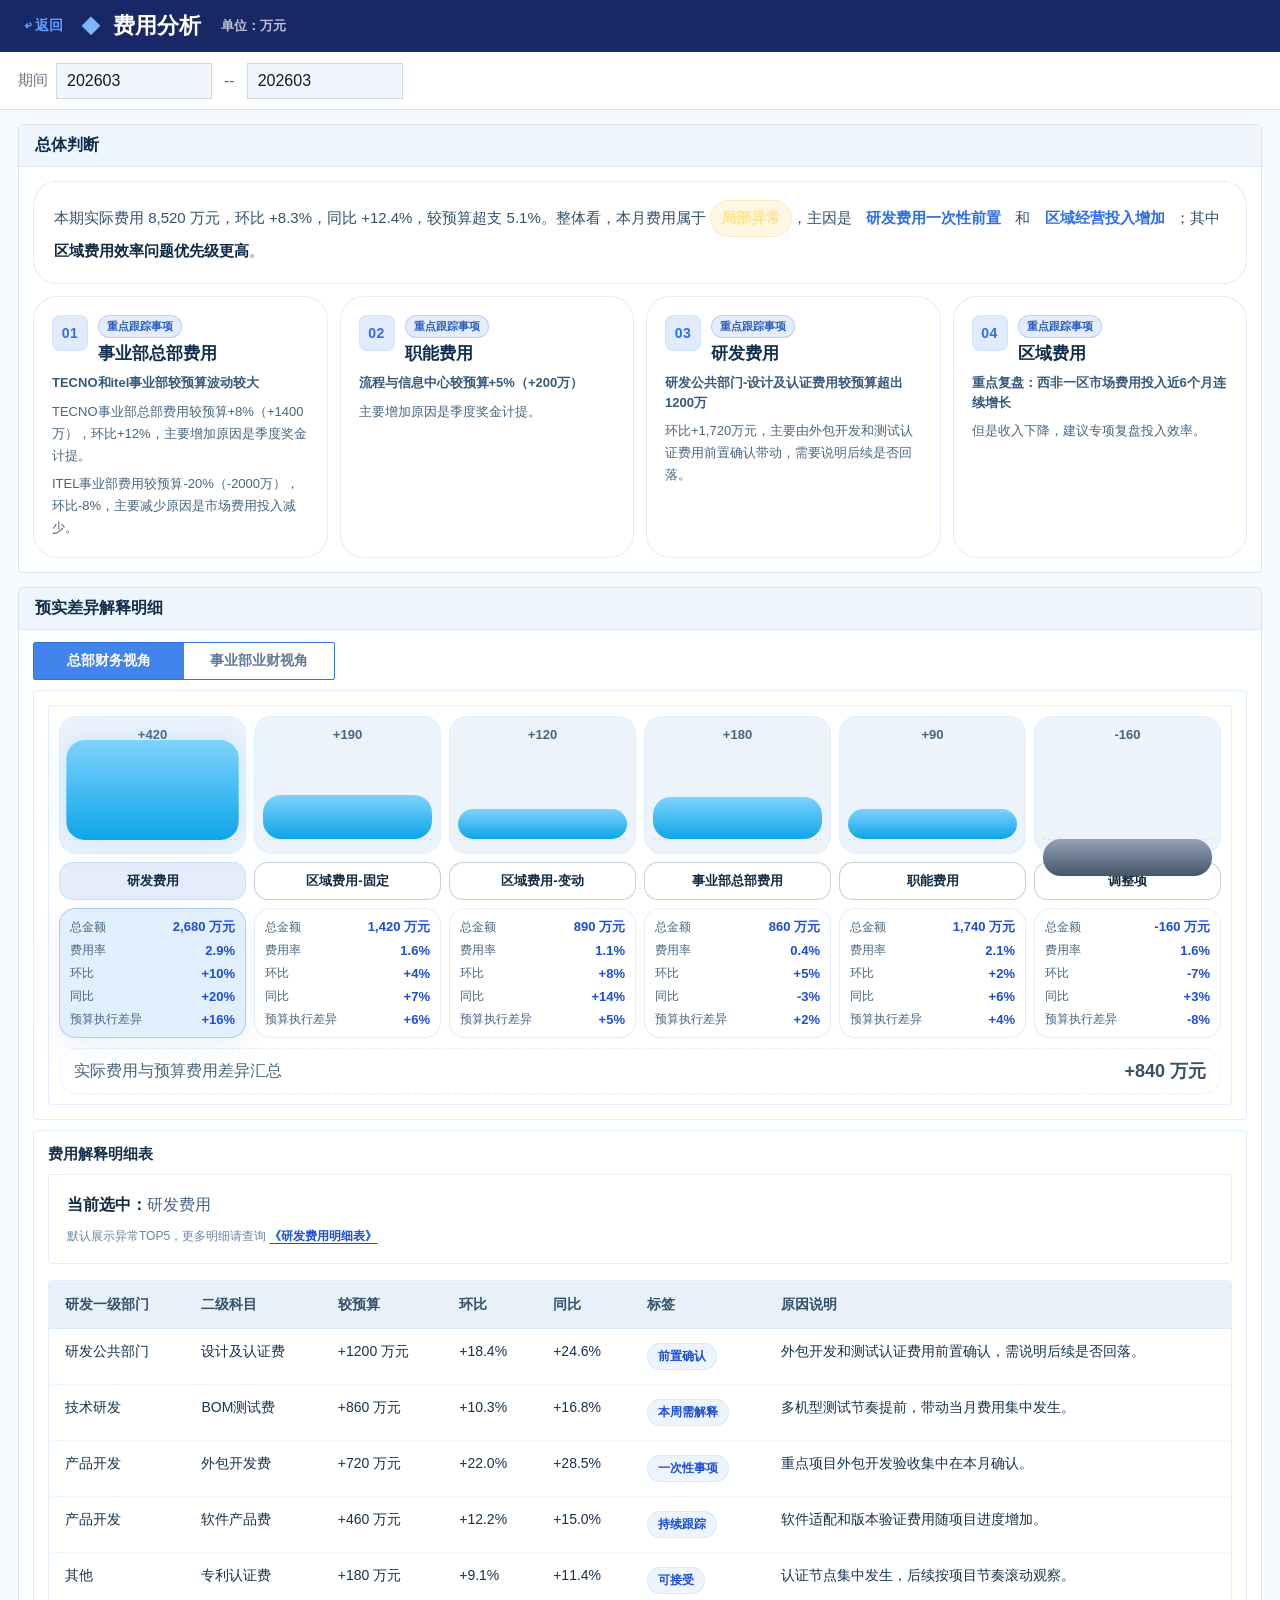
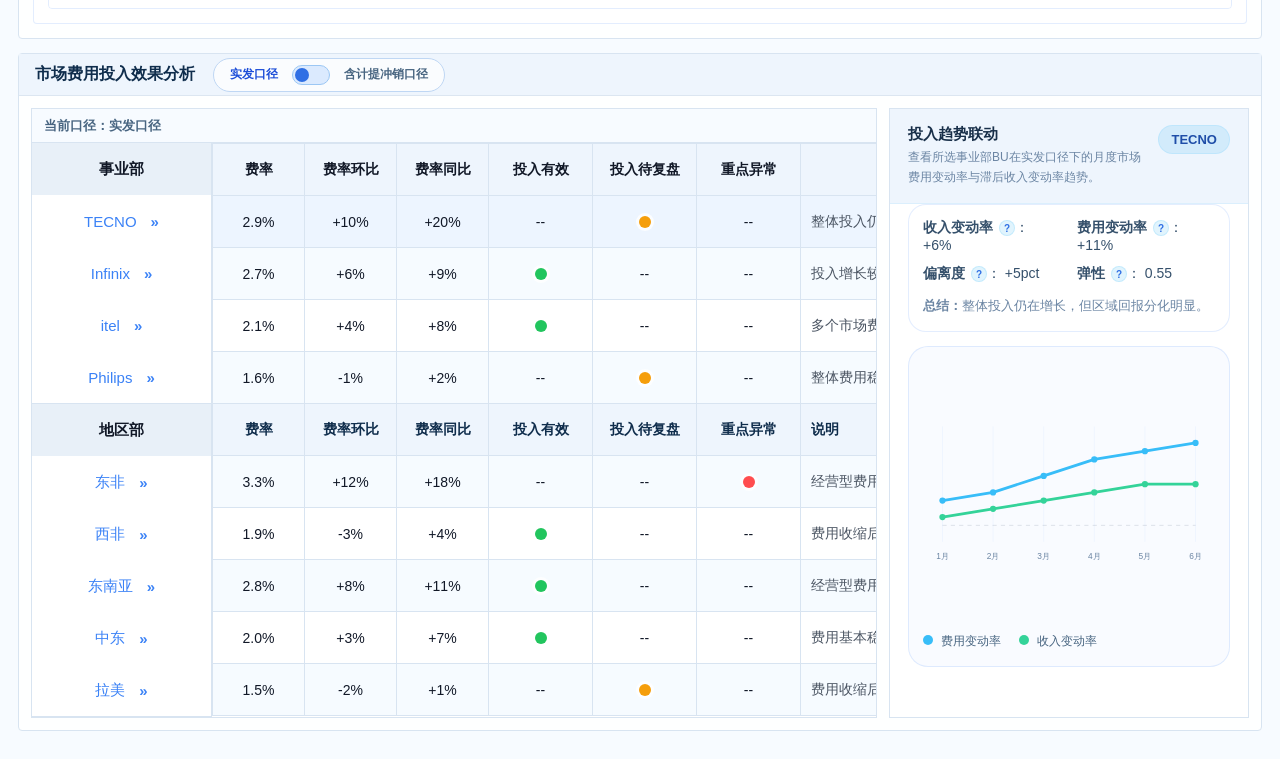
<file: index.html>
<!DOCTYPE html>
<html lang="zh-CN">
<head>
  <meta charset="UTF-8">
  <meta name="viewport" content="width=device-width, initial-scale=1.0">
  <title>费用看板</title>
  <link rel="stylesheet" href="./styles.css">
</head>
<body>
  <div id="app"></div>
  <script src="./app.js"></script>
</body>
</html>
</file>
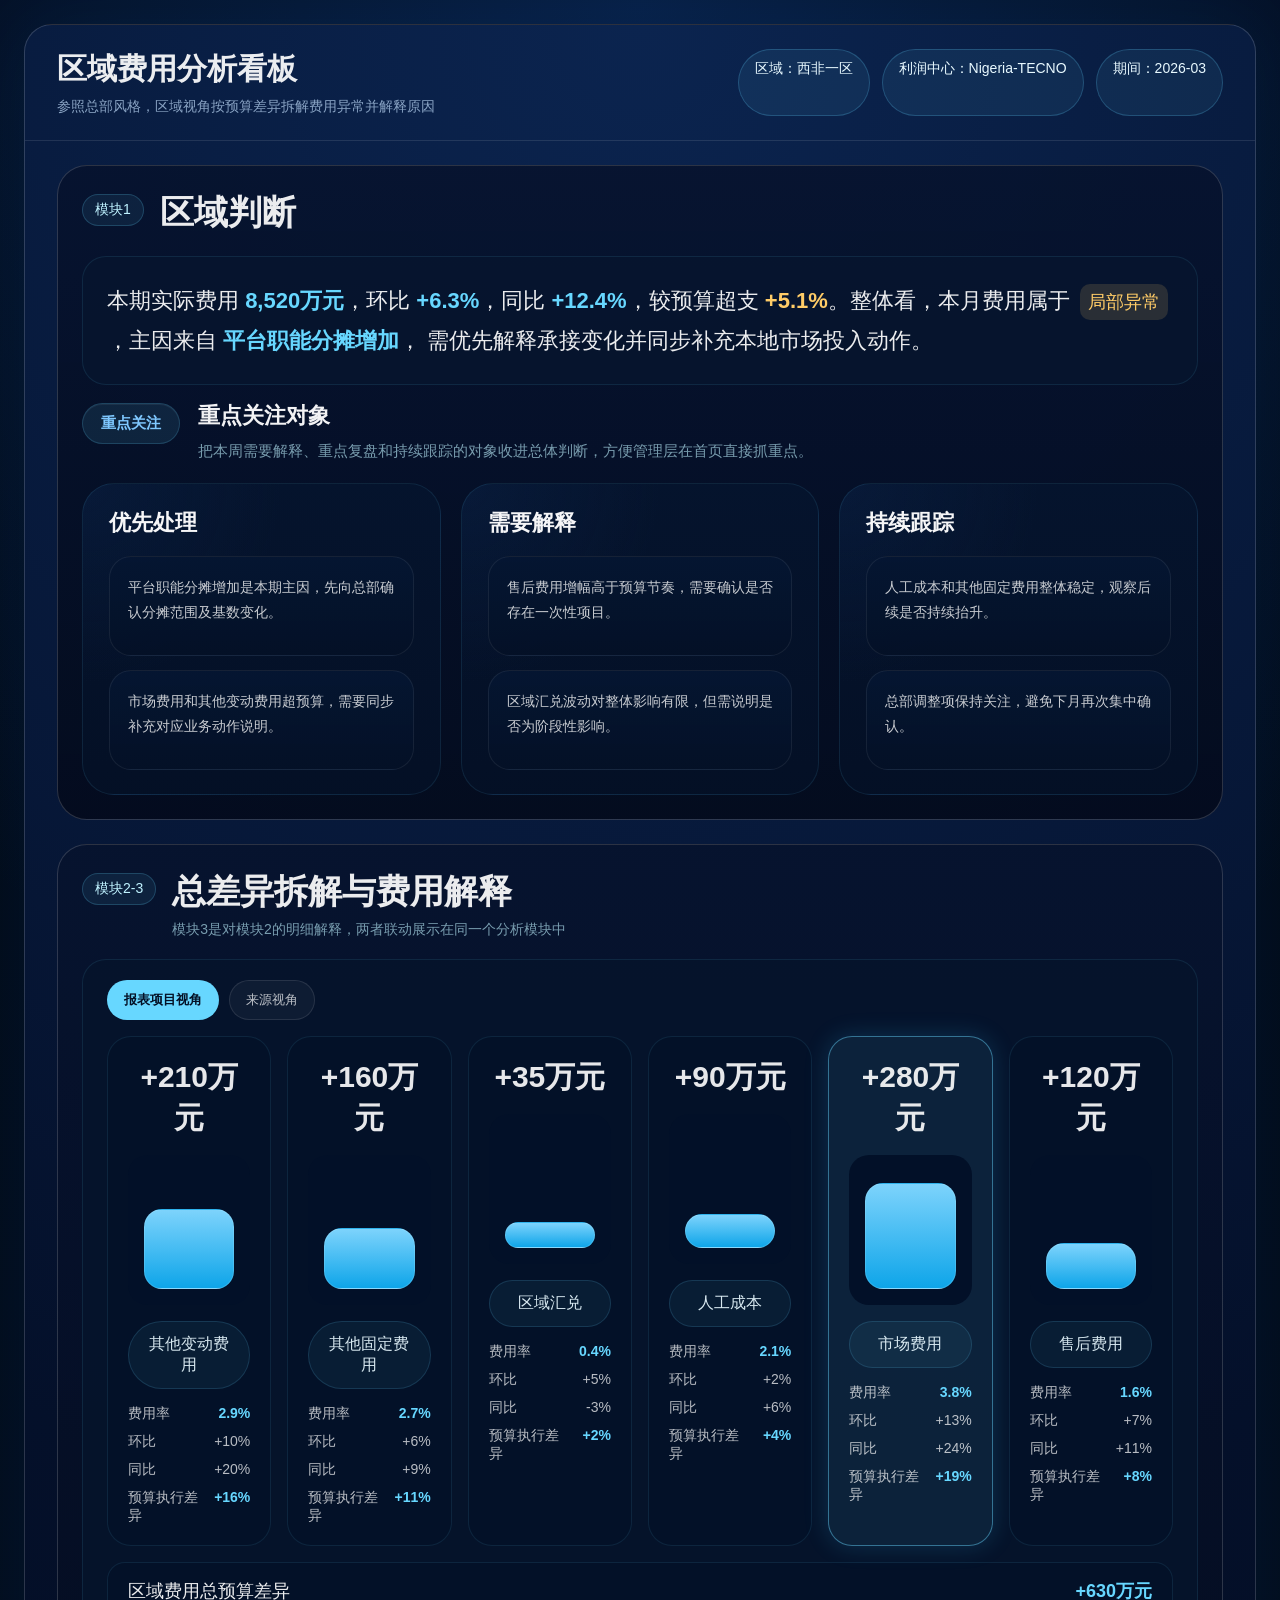
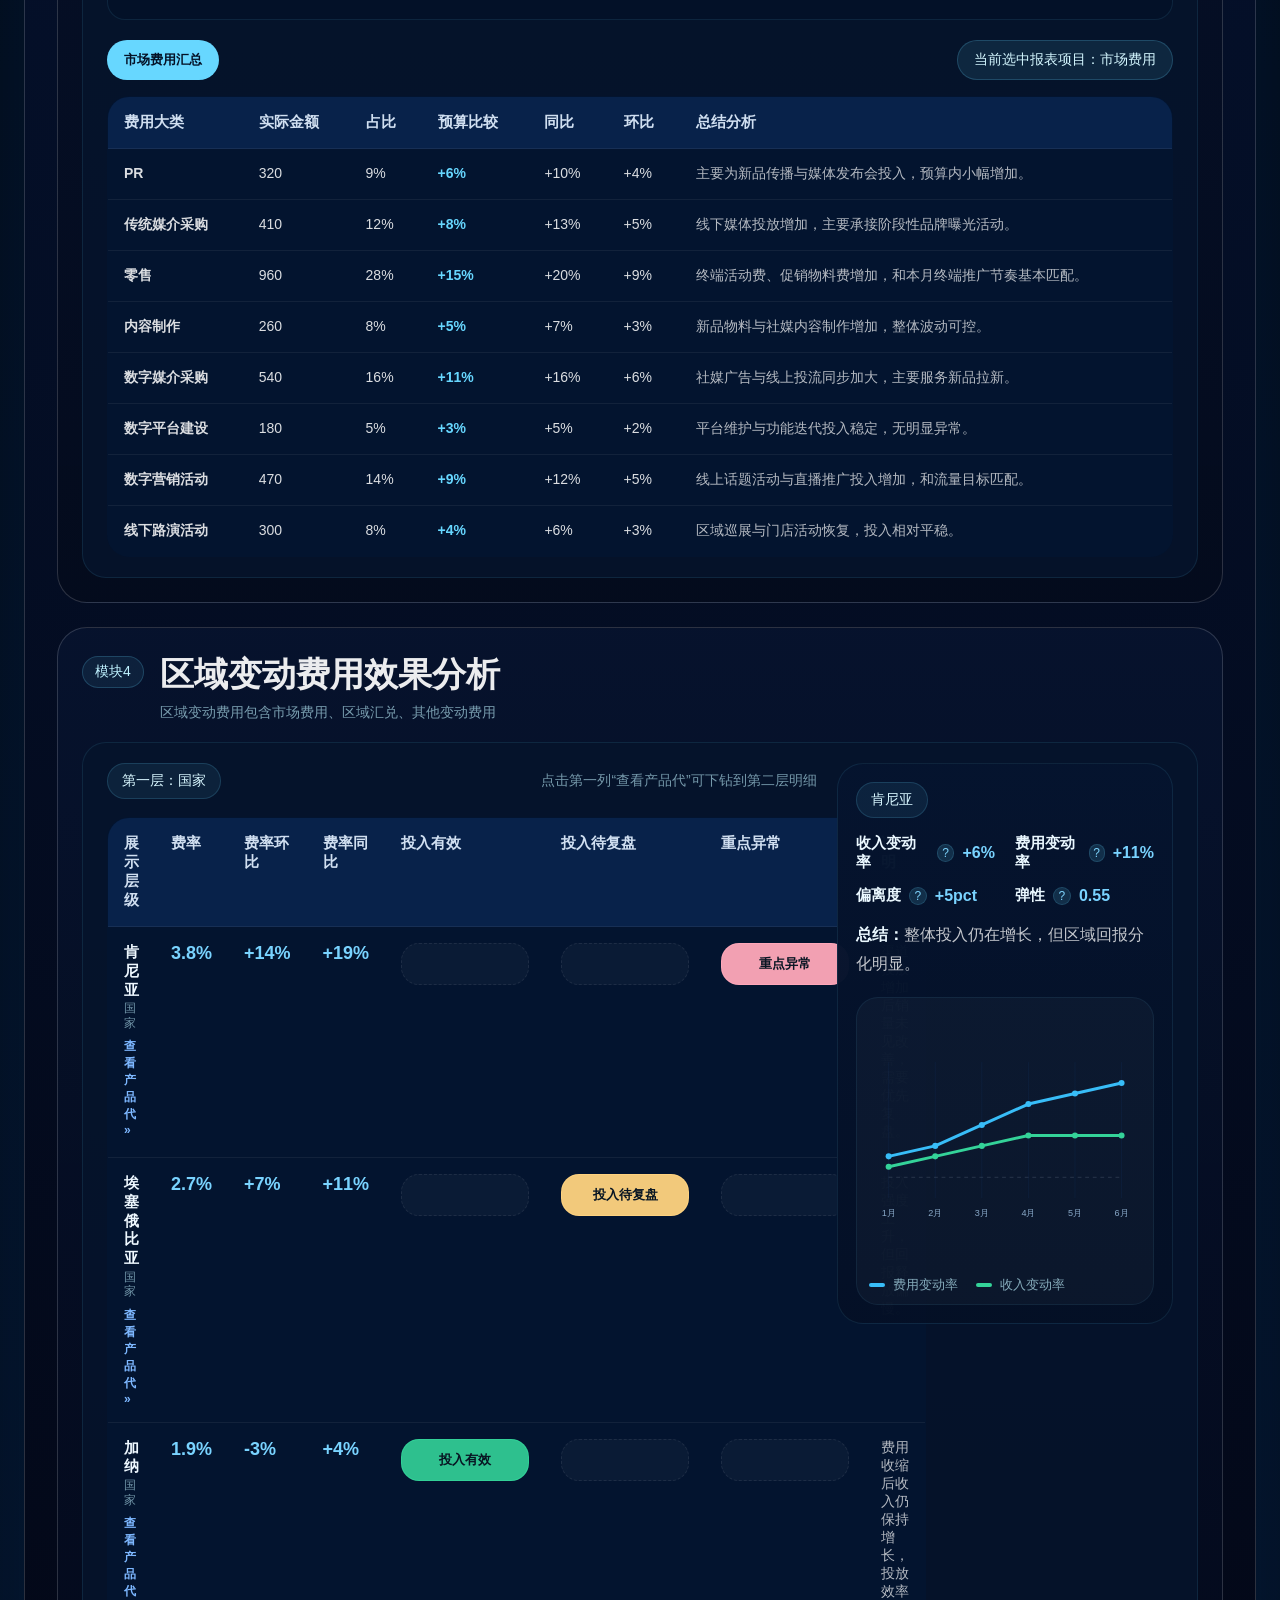
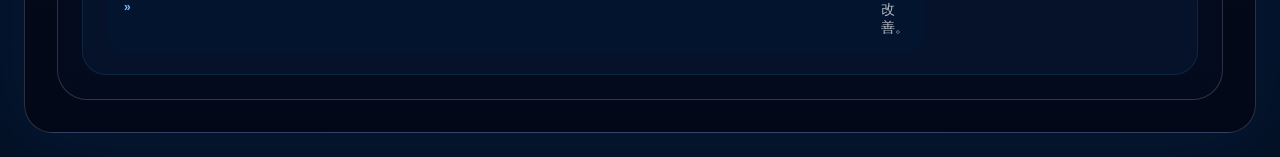
<file: dashboard-share.html>
<!doctype html>
<html lang="zh-CN">
<head>
  <meta charset="UTF-8" />
  <meta name="viewport" content="width=device-width, initial-scale=1.0" />
  <title>区域费用分析看板</title>
  <style>
    :root {
      --bg: #020a1c;
      --panel: #06142c;
      --panel-2: #031128;
      --line: rgba(255, 255, 255, 0.1);
      --text: rgba(255, 255, 255, 0.92);
      --muted: rgba(197, 226, 255, 0.68);
      --cyan: #67d7ff;
      --cyan-2: #2ea8ff;
      --amber: #ffcc67;
    }

    * { box-sizing: border-box; }

    body {
      margin: 0;
      font-family: "Segoe UI", "PingFang SC", "Microsoft YaHei", sans-serif;
      color: var(--text);
      background:
        radial-gradient(circle at top, rgba(20, 77, 173, 0.32), transparent 32%),
        linear-gradient(180deg, #020914 0%, #041126 100%);
    }

    .page {
      min-height: 100vh;
      padding: 24px;
    }

    .container {
      max-width: 1480px;
      margin: 0 auto;
      border: 1px solid rgba(255,255,255,0.16);
      border-radius: 28px;
      overflow: hidden;
      background:
        radial-gradient(circle at top, #0b244f 0%, #04102a 45%, #030818 100%);
      box-shadow: 0 0 80px rgba(26,143,255,0.08);
    }

    .header {
      padding: 24px 32px;
      border-bottom: 1px solid var(--line);
      display: flex;
      justify-content: space-between;
      gap: 16px;
      flex-wrap: wrap;
    }

    .title { font-size: 30px; font-weight: 700; }
    .subtitle { margin-top: 8px; color: var(--muted); font-size: 14px; }

    .pills { display: flex; gap: 12px; flex-wrap: wrap; }
    .pill {
      border: 1px solid rgba(103,215,255,0.22);
      background: rgba(103,215,255,0.08);
      color: #e8f9ff;
      border-radius: 999px;
      padding: 10px 16px;
      font-size: 14px;
    }

    .content { padding: 24px 32px 32px; display: grid; gap: 24px; }

    .section {
      border: 1px solid rgba(255,255,255,0.16);
      border-radius: 30px;
      padding: 24px;
      background: linear-gradient(180deg, rgba(7,19,46,0.9), rgba(4,11,29,0.92));
    }

    .section-head {
      display: flex;
      gap: 16px;
      align-items: flex-start;
      margin-bottom: 20px;
    }

    .section-tag {
      margin-top: 4px;
      border-radius: 999px;
      padding: 6px 12px;
      border: 1px solid rgba(103,215,255,0.2);
      background: rgba(103,215,255,0.08);
      color: #bff2ff;
      font-size: 14px;
      white-space: nowrap;
    }

    .section-title { font-size: 34px; font-weight: 700; }
    .section-sub { margin-top: 6px; color: rgba(191,242,255,0.62); font-size: 14px; }

    .judge-box {
      border: 1px solid rgba(103,215,255,0.1);
      border-radius: 24px;
      background: rgba(7,22,47,0.8);
      padding: 24px;
      line-height: 1.8;
      font-size: 22px;
    }

    .cyan { color: var(--cyan); font-weight: 700; }
    .amber { color: var(--amber); font-weight: 700; }

    .label-chip {
      display: inline-block;
      margin: 0 4px;
      padding: 2px 8px;
      border-radius: 10px;
      background: rgba(255, 204, 103, 0.14);
      color: var(--amber);
      font-size: 18px;
    }

    .grid-3, .grid-4, .grid-6 {
      display: grid;
      gap: 16px;
    }

    .grid-3 { grid-template-columns: repeat(3, minmax(0, 1fr)); }
    .grid-4 { grid-template-columns: repeat(4, minmax(0, 1fr)); }
    .grid-6 { grid-template-columns: repeat(6, minmax(0, 1fr)); }

    .action-card, .metric-card, .panel {
      border-radius: 24px;
      border: 1px solid rgba(103,215,255,0.1);
      background: rgba(6,20,44,0.85);
      padding: 20px;
    }

    .focus-grid {
      display: grid;
      grid-template-columns: repeat(3, minmax(0, 1fr));
      gap: 20px;
      margin-top: 20px;
    }

    .focus-header {
      display: flex;
      align-items: flex-start;
      gap: 18px;
      margin-top: 18px;
      margin-bottom: 8px;
    }

    .focus-badge {
      border-radius: 999px;
      padding: 10px 18px;
      border: 1px solid rgba(103,215,255,0.18);
      background: rgba(103,215,255,0.1);
      color: #7fc8ff;
      font-size: 15px;
      font-weight: 700;
      white-space: nowrap;
      box-shadow: inset 0 1px 0 rgba(255,255,255,0.06);
    }

    .focus-title {
      font-size: 22px;
      font-weight: 700;
      color: rgba(255,255,255,0.95);
      line-height: 1.2;
    }

    .focus-subtitle {
      margin-top: 8px;
      color: rgba(191,242,255,0.62);
      font-size: 15px;
      line-height: 1.7;
    }

    .action-card {
      min-height: 312px;
      padding: 24px 26px;
      border-radius: 32px;
      background:
        radial-gradient(circle at top left, rgba(15, 42, 86, 0.28), transparent 42%),
        linear-gradient(180deg, rgba(5, 20, 46, 0.98), rgba(4, 16, 38, 0.98));
      display: flex;
      flex-direction: column;
    }

    .action-title {
      font-size: 22px;
      font-weight: 700;
      margin-bottom: 18px;
      color: rgba(255,255,255,0.96);
    }

    .action-list {
      display: grid;
      gap: 14px;
      flex: 1;
    }

    .action-item {
      border-radius: 22px;
      border: 1px solid rgba(255,255,255,0.07);
      background:
        linear-gradient(180deg, rgba(5, 22, 50, 0.92), rgba(4, 17, 39, 0.96));
      padding: 18px 18px;
      color: rgba(255,255,255,0.78);
      line-height: 1.75;
      font-size: 14px;
      display: flex;
      align-items: flex-start;
    }

    .tabs { display: flex; gap: 10px; flex-wrap: wrap; }
    .tab {
      border-radius: 999px;
      padding: 10px 16px;
      border: 1px solid rgba(255,255,255,0.1);
      background: rgba(255,255,255,0.04);
      color: rgba(255,255,255,0.72);
      cursor: pointer;
    }
    .tab.active {
      background: var(--cyan);
      color: #041126;
      border-color: transparent;
      font-weight: 700;
    }

    .panel { padding: 20px 24px; }

    .metric-card {
      cursor: pointer;
      transition: 0.2s ease;
      background: #031128;
    }

    .metric-card.active {
      border-color: rgba(103,215,255,0.45);
      background: rgba(103,215,255,0.08);
      box-shadow: 0 0 24px rgba(56,189,248,0.18);
    }

    .metric-top {
      text-align: center;
      font-size: 30px;
      font-weight: 700;
      color: rgba(255,255,255,0.9);
    }

    .bar-wrap {
      margin-top: 16px;
      height: 150px;
      border-radius: 20px;
      background: #021028;
      display: flex;
      align-items: flex-end;
      justify-content: center;
      padding: 24px 16px 16px;
    }

    .bar {
      width: 100%;
      border-radius: 18px;
      border: 1px solid rgba(191,242,255,0.18);
      background: linear-gradient(180deg, #7dd3fc, #0ea5e9);
    }

    .metric-name {
      margin-top: 16px;
      padding: 12px 16px;
      border-radius: 999px;
      text-align: center;
      border: 1px solid rgba(103,215,255,0.15);
      background: rgba(103,215,255,0.06);
      color: rgba(232,249,255,0.92);
    }

    .metric-list {
      margin-top: 16px;
      display: grid;
      gap: 10px;
      font-size: 14px;
      color: rgba(255,255,255,0.72);
    }

    .metric-row {
      display: flex;
      justify-content: space-between;
      gap: 12px;
    }

    .summary {
      display: flex;
      justify-content: space-between;
      align-items: center;
      gap: 16px;
      margin-top: 16px;
      border-radius: 18px;
      border: 1px solid rgba(103,215,255,0.1);
      background: #031128;
      padding: 16px 20px;
      font-size: 18px;
    }

    .summary strong { color: var(--cyan); }

    .status-bar {
      border-radius: 999px;
      border: 1px solid rgba(103,215,255,0.2);
      background: rgba(103,215,255,0.1);
      color: #d4f7ff;
      padding: 10px 16px;
      font-size: 14px;
    }

    .toolbar {
      display: flex;
      justify-content: space-between;
      align-items: center;
      gap: 16px;
      flex-wrap: wrap;
      margin-bottom: 16px;
    }

    table {
      width: 100%;
      border-collapse: collapse;
      overflow: hidden;
      border-radius: 22px;
      border: 1px solid rgba(255,255,255,0.08);
      background: #03142f;
    }

    th, td {
      padding: 16px;
      border-bottom: 1px solid rgba(255,255,255,0.06);
      text-align: left;
      vertical-align: top;
      font-size: 14px;
    }

    th {
      background: #08224a;
      color: rgba(226, 240, 255, 0.92);
      font-size: 15px;
    }

    td { color: rgba(255,255,255,0.86); }
    td.muted { color: rgba(255,255,255,0.7); }
    td.strong, .strong { color: var(--cyan); font-weight: 700; }

    .trace-link { color: #7db7ff; text-decoration: underline; }

    .module4-head {
      display: flex;
      justify-content: space-between;
      align-items: center;
      gap: 16px;
      flex-wrap: wrap;
      margin-bottom: 18px;
    }

    .crumbs {
      display: flex;
      align-items: center;
      gap: 10px;
      flex-wrap: wrap;
    }

    .crumb {
      border-radius: 999px;
      padding: 8px 14px;
      border: 1px solid rgba(103,215,255,0.16);
      background: rgba(103,215,255,0.08);
      color: #d8f7ff;
      font-size: 14px;
    }

    .crumb.dim {
      color: rgba(216,247,255,0.72);
      background: rgba(255,255,255,0.04);
      border-color: rgba(255,255,255,0.08);
      cursor: pointer;
    }

    .hint-text {
      color: rgba(191,242,255,0.6);
      font-size: 14px;
    }

    .country-table td:first-child strong,
    .detail-table td:first-child strong {
      color: #eaf8ff;
    }

    .country-name {
      font-size: 15px;
      font-weight: 700;
      color: #eef8ff;
      margin-bottom: 2px;
      line-height: 1.25;
    }

    .country-level {
      color: rgba(191,242,255,0.58);
      font-size: 12px;
      line-height: 1.2;
    }

    .rate-big {
      color: #79d3ff;
      font-size: 18px;
      font-weight: 700;
    }

    .status-cell {
      min-width: 160px;
    }

    .status-pill {
      width: 100%;
      min-height: 42px;
      border-radius: 18px;
      border: 1px dashed rgba(255,255,255,0.08);
      background: rgba(255,255,255,0.03);
      display: flex;
      align-items: center;
      justify-content: center;
      padding: 8px 14px;
      color: rgba(255,255,255,0.3);
      font-size: 13px;
    }

    .status-pill.active {
      border-style: solid;
      color: #081523;
      font-weight: 700;
    }

    .status-pill.good { background: rgba(52, 211, 153, 0.9); border-color: rgba(52, 211, 153, 0.9); }
    .status-pill.review { background: rgba(255, 211, 128, 0.95); border-color: rgba(255, 211, 128, 0.95); }
    .status-pill.bad { background: rgba(255, 168, 186, 0.95); border-color: rgba(255, 168, 186, 0.95); }

    .drill-btn, .back-btn {
      border-radius: 999px;
      padding: 10px 16px;
      border: 1px solid rgba(103,215,255,0.18);
      background: rgba(103,215,255,0.08);
      color: #d8f7ff;
      font-size: 14px;
      cursor: pointer;
    }

    .drill-btn:hover, .back-btn:hover, .crumb.dim:hover {
      border-color: rgba(103,215,255,0.3);
      background: rgba(103,215,255,0.12);
    }

    .detail-summary {
      display: grid;
      grid-template-columns: repeat(4, minmax(0, 1fr));
      gap: 14px;
      margin-bottom: 18px;
    }

    .detail-card {
      border-radius: 22px;
      border: 1px solid rgba(103,215,255,0.1);
      background: linear-gradient(180deg, rgba(5, 20, 46, 0.98), rgba(4, 16, 38, 0.98));
      padding: 16px 18px;
    }

    .detail-label {
      color: rgba(191,242,255,0.58);
      font-size: 13px;
      margin-bottom: 8px;
    }

    .detail-value {
      color: #eef9ff;
      font-size: 24px;
      font-weight: 700;
    }

    .detail-note {
      margin-top: 16px;
      margin-bottom: 18px;
      border-radius: 22px;
      border: 1px solid rgba(103,215,255,0.1);
      background: rgba(5, 20, 46, 0.74);
      padding: 18px 20px;
      color: rgba(255,255,255,0.76);
      line-height: 1.8;
    }

    .effect-layout {
      display: grid;
      grid-template-columns: minmax(0, 1.9fr) minmax(320px, 0.9fr);
      gap: 20px;
      align-items: start;
    }

    .trend-side {
      border-radius: 26px;
      border: 1px solid rgba(103,215,255,0.1);
      background: linear-gradient(180deg, rgba(5, 20, 46, 0.98), rgba(4, 16, 38, 0.98));
      padding: 18px;
    }

    .trend-badge {
      display: inline-flex;
      align-items: center;
      gap: 8px;
      border-radius: 999px;
      padding: 8px 14px;
      border: 1px solid rgba(103,215,255,0.16);
      background: rgba(103,215,255,0.08);
      color: #d8f7ff;
      font-size: 14px;
      margin-bottom: 16px;
    }

    .metric-pairs {
      display: grid;
      grid-template-columns: repeat(2, minmax(0, 1fr));
      gap: 14px 20px;
      margin-bottom: 16px;
    }

    .metric-pair {
      display: flex;
      align-items: center;
      gap: 8px;
      color: rgba(191,242,255,0.7);
      font-size: 14px;
    }

    .metric-pair strong {
      color: #eaf8ff;
      font-size: 15px;
    }

    .metric-pair span:last-child {
      color: #79d3ff;
      font-size: 16px;
      font-weight: 700;
    }

    .tip-dot {
      width: 18px;
      height: 18px;
      border-radius: 999px;
      display: inline-flex;
      align-items: center;
      justify-content: center;
      background: rgba(103,215,255,0.14);
      color: #7dd3fc;
      font-size: 12px;
      border: 1px solid rgba(103,215,255,0.16);
    }

    .trend-summary {
      margin-bottom: 18px;
      color: rgba(255,255,255,0.76);
      line-height: 1.8;
    }

    .trend-summary strong {
      color: #eaf8ff;
    }

    .chart-card {
      border-radius: 22px;
      border: 1px solid rgba(103,215,255,0.08);
      background: rgba(255,255,255,0.03);
      padding: 14px 12px 10px;
    }

    .chart-legend {
      display: flex;
      gap: 18px;
      flex-wrap: wrap;
      margin-top: 10px;
      color: rgba(191,242,255,0.68);
      font-size: 13px;
    }

    .legend-item {
      display: inline-flex;
      align-items: center;
      gap: 8px;
    }

    .legend-line {
      width: 16px;
      height: 4px;
      border-radius: 999px;
    }

    .drill-link-inline {
      margin-top: 8px;
      display: inline-flex;
      align-items: center;
      gap: 6px;
      color: #7db7ff;
      font-size: 12px;
      font-weight: 700;
      cursor: pointer;
      text-decoration: none;
    }

    .merged-product {
      font-size: 15px;
      font-weight: 700;
      color: #eef8ff;
      line-height: 1.35;
    }

    @media (max-width: 1200px) {
      .grid-6 { grid-template-columns: repeat(3, minmax(0, 1fr)); }
      .grid-4 { grid-template-columns: repeat(2, minmax(0, 1fr)); }
      .focus-grid { grid-template-columns: 1fr; }
      .detail-summary { grid-template-columns: repeat(2, minmax(0, 1fr)); }
      .effect-layout { grid-template-columns: 1fr; }
    }

    @media (max-width: 900px) {
      .grid-3, .grid-4, .grid-6 { grid-template-columns: 1fr; }
      .page { padding: 14px; }
      .header, .content { padding-left: 16px; padding-right: 16px; }
      .section-title { font-size: 26px; }
      .judge-box { font-size: 18px; }
      .table-wrap { overflow-x: auto; }
      table { min-width: 980px; }
      .detail-summary { grid-template-columns: 1fr; }
      .metric-pairs { grid-template-columns: 1fr; }
    }
  </style>
</head>
<body>
  <div class="page">
    <div class="container">
      <div class="header">
        <div>
          <div class="title">区域费用分析看板</div>
          <div class="subtitle">参照总部风格，区域视角按预算差异拆解费用异常并解释原因</div>
        </div>
        <div class="pills">
          <div class="pill">区域：西非一区</div>
          <div class="pill">利润中心：Nigeria-TECNO</div>
          <div class="pill">期间：2026-03</div>
        </div>
      </div>

      <div class="content">
        <section class="section">
          <div class="section-head">
            <div class="section-tag">模块1</div>
            <div>
              <div class="section-title">区域判断</div>
            </div>
          </div>
          <div class="judge-box">
            本期实际费用 <span class="cyan">8,520万元</span>，环比 <span class="cyan">+6.3%</span>，同比
            <span class="cyan">+12.4%</span>，较预算超支 <span class="amber">+5.1%</span>。整体看，本月费用属于
            <span class="label-chip">局部异常</span>，主因来自 <span class="cyan">平台职能分摊增加</span>，
            需优先解释承接变化并同步补充本地市场投入动作。
          </div>
          <div class="focus-header">
            <div class="focus-badge">重点关注</div>
            <div>
              <div class="focus-title">重点关注对象</div>
              <div class="focus-subtitle">把本周需要解释、重点复盘和持续跟踪的对象收进总体判断，方便管理层在首页直接抓重点。</div>
            </div>
          </div>

          <div class="focus-grid">
            <div class="action-card">
              <div class="action-title">优先处理</div>
              <div class="action-list">
                <div class="action-item">平台职能分摊增加是本期主因，先向总部确认分摊范围及基数变化。</div>
                <div class="action-item">市场费用和其他变动费用超预算，需要同步补充对应业务动作说明。</div>
              </div>
            </div>
            <div class="action-card">
              <div class="action-title">需要解释</div>
              <div class="action-list">
                <div class="action-item">售后费用增幅高于预算节奏，需要确认是否存在一次性项目。</div>
                <div class="action-item">区域汇兑波动对整体影响有限，但需说明是否为阶段性影响。</div>
              </div>
            </div>
            <div class="action-card">
              <div class="action-title">持续跟踪</div>
              <div class="action-list">
                <div class="action-item">人工成本和其他固定费用整体稳定，观察后续是否持续抬升。</div>
                <div class="action-item">总部调整项保持关注，避免下月再次集中确认。</div>
              </div>
            </div>
          </div>
        </section>

        <section class="section">
          <div class="section-head">
            <div class="section-tag">模块2-3</div>
            <div>
              <div class="section-title">总差异拆解与费用解释</div>
              <div class="section-sub">模块3是对模块2的明细解释，两者联动展示在同一个分析模块中</div>
            </div>
          </div>
          <div class="panel">
            <div class="tabs" id="diffTabs"></div>
            <div id="metricCards" style="margin-top:16px"></div>
            <div class="summary">
              <span>区域费用总预算差异</span>
              <strong>+630万元</strong>
            </div>

            <div style="height:20px"></div>

            <div class="toolbar">
              <div class="tabs" id="viewTabs"></div>
              <div class="status-bar" id="statusBar"></div>
            </div>
            <div class="table-wrap" id="tableWrap"></div>
          </div>
        </section>

        <section class="section">
          <div class="section-head">
            <div class="section-tag">模块4</div>
            <div>
              <div class="section-title">区域变动费用效果分析</div>
              <div class="section-sub">区域变动费用包含市场费用、区域汇兑、其他变动费用</div>
            </div>
          </div>
          <div class="panel" id="effectAnalysisWrap"></div>
        </section>
      </div>
    </div>
  </div>

  <script>
    const state = {
      diffView: "project",
      activeProject: "市场费用",
      activeSource: "platform",
      viewMode: "view1",
      effectView: "country",
      effectCountry: "kenya",
      effectProduct: "kenya-camon-50"
    };

    const projectCards = [
      { key: "variable", label: "其他变动费用", feeRate: "2.9%", yoy: "+20%", mom: "+10%", budgetDiff: "+16%", value: 210 },
      { key: "fixed", label: "其他固定费用", feeRate: "2.7%", yoy: "+9%", mom: "+6%", budgetDiff: "+11%", value: 160 },
      { key: "fx", label: "区域汇兑", feeRate: "0.4%", yoy: "-3%", mom: "+5%", budgetDiff: "+2%", value: 35 },
      { key: "labor", label: "人工成本", feeRate: "2.1%", yoy: "+6%", mom: "+2%", budgetDiff: "+4%", value: 90 },
      { key: "market", label: "市场费用", feeRate: "3.8%", yoy: "+24%", mom: "+13%", budgetDiff: "+19%", value: 280 },
      { key: "after_sales", label: "售后费用", feeRate: "1.6%", yoy: "+11%", mom: "+7%", budgetDiff: "+8%", value: 120 }
    ];

    const sourceCards = [
      { key: "self", label: "自己发生", value: 180, share: "42%", yoy: "+8.6%", mom: "+4.1%", budgetDiff: "+12%" },
      { key: "bu", label: "事业部职能分摊", value: 260, share: "21%", yoy: "+15.2%", mom: "+8.4%", budgetDiff: "+9%" },
      { key: "platform", label: "平台职能分摊", value: 420, share: "28%", yoy: "+21.3%", mom: "+12.4%", budgetDiff: "+19%" },
      { key: "hq", label: "总部调整", value: 90, share: "9%", yoy: "+9.8%", mom: "+5.2%", budgetDiff: "+7%" }
    ];

    const marketCategoryViewRows = [
      ["PR", "320", "9%", "+6%", "+10%", "+4%", "主要为新品传播与媒体发布会投入，预算内小幅增加。"],
      ["传统媒介采购", "410", "12%", "+8%", "+13%", "+5%", "线下媒体投放增加，主要承接阶段性品牌曝光活动。"],
      ["零售", "960", "28%", "+15%", "+20%", "+9%", "终端活动费、促销物料费增加，和本月终端推广节奏基本匹配。"],
      ["内容制作", "260", "8%", "+5%", "+7%", "+3%", "新品物料与社媒内容制作增加，整体波动可控。"],
      ["数字媒介采购", "540", "16%", "+11%", "+16%", "+6%", "社媒广告与线上投流同步加大，主要服务新品拉新。"],
      ["数字平台建设", "180", "5%", "+3%", "+5%", "+2%", "平台维护与功能迭代投入稳定，无明显异常。"],
      ["数字营销活动", "470", "14%", "+9%", "+12%", "+5%", "线上话题活动与直播推广投入增加，和流量目标匹配。"],
      ["线下路演活动", "300", "8%", "+4%", "+6%", "+3%", "区域巡展与门店活动恢复，投入相对平稳。"]
    ];

    const projectSourceRows = {
      "市场费用": [
        ["市场费用", "自己发生", "620", "+12%", "+18%", "+9%", "市场推广费", "终端活动费 / 物料费", "凭证显示主要为终端路演与促销物料投放，结合业务动作看基本匹配。"],
        ["市场费用", "事业部职能分摊", "760", "+9%", "+14%", "+8%", "事业部职能承接", "品牌协同 / 区域支持", "凭证显示事业部品牌协同和区域支持承接增加，需补充承接范围变化。"],
        ["市场费用", "平台职能分摊", "980", "+19%", "+24%", "+13%", "平台市场投入", "品牌活动 / 区域推广", "凭证汇总显示主要为事业部区域平台品牌活动分摊，是本期预算差异主因。"],
        ["市场费用", "总部调整", "290", "+7%", "+10%", "+4%", "总部专项投放", "专项活动 / 品牌投放", "凭证显示总部专项活动在本月集中确认，属于节奏性下达。"]
      ],
      "其他固定费用": [
        ["其他固定费用", "自己发生", "330", "-3%", "+5%", "+2%", "办公运营费", "办公租赁 / 水电物业", "凭证集中在房租、水电及物业保障，属于日常经营保障，整体稳定。"],
        ["其他固定费用", "事业部职能分摊", "410", "+6%", "+8%", "+4%", "事业部行政承接", "管理支持 / 办公保障", "凭证集中为事业部行政支持与办公承接，需解释服务范围变化。"],
        ["其他固定费用", "平台职能分摊", "540", "+11%", "+9%", "+6%", "平台行政承接", "行政支持 / 办公保障", "凭证主要归集为区部平台行政与办公承接，需解释承接范围变化。"],
        ["其他固定费用", "总部调整", "210", "+4%", "+6%", "+3%", "总部统一保障", "系统服务 / 后台支持", "凭证集中为总部统一保障类费用，整体波动较平稳。"]
      ],
      "区域汇兑": [
        ["区域汇兑", "自己发生", "35", "+2%", "-3%", "+5%", "汇兑损益", "结算汇率波动", "凭证显示结算汇率波动带来阶段性影响，对整体预算差异贡献有限。"],
        ["区域汇兑", "事业部职能分摊", "12", "+1%", "+2%", "+1%", "汇率补差", "内部结算补差", "事业部内部结算补差影响较小，属于正常波动。"],
        ["区域汇兑", "平台职能分摊", "8", "+1%", "+1%", "+1%", "平台补差", "汇率支持分摊", "平台侧汇率补差金额较小，对整体影响有限。"],
        ["区域汇兑", "总部调整", "5", "0%", "+1%", "0%", "总部调整", "汇率口径修正", "总部口径修正对本期影响较小。"]
      ],
      "人工成本": [
        ["人工成本", "自己发生", "420", "+3%", "+5%", "+2%", "薪酬福利", "工资 / 津贴 / 奖金", "凭证显示薪酬福利平稳发生，与人员规模变化基本匹配。"],
        ["人工成本", "事业部职能分摊", "180", "+2%", "+4%", "+2%", "共享人员支持", "后台支持 / 共享服务", "事业部共享人员支持平稳承接，无明显异常。"],
        ["人工成本", "平台职能分摊", "220", "+4%", "+6%", "+3%", "平台支持人员", "平台后台支持", "平台支持人员承接小幅提升，整体仍属可接受范围。"],
        ["人工成本", "总部调整", "55", "+1%", "+2%", "+1%", "总部调账", "人工成本口径修正", "总部人工成本口径修正，对整体影响较小。"]
      ],
      "售后费用": [
        ["售后费用", "自己发生", "160", "+4%", "+7%", "+3%", "售后服务费", "维修 / 备件 / 补贴", "凭证显示售后服务费平稳抬升，需结合售后项目节奏说明。"],
        ["售后费用", "事业部职能分摊", "220", "+7%", "+10%", "+5%", "事业部售后承接", "维修支持 / 服务补贴", "凭证显示售后支持项目承接增加，属节奏性抬升。"],
        ["售后费用", "平台职能分摊", "180", "+6%", "+9%", "+4%", "平台售后支持", "区域售后协同", "平台售后协同增加，需说明服务范围及阶段性原因。"],
        ["售后费用", "总部调整", "95", "+5%", "+8%", "+4%", "总部专项售后", "专项维修 / 售后支持", "凭证显示总部售后专项在本月集中确认。"]
      ],
      "其他变动费用": [
        ["其他变动费用", "自己发生", "470", "+8%", "+11%", "+6%", "渠道支持费", "促销支持 / 渠道返投", "凭证摘要反映阶段性渠道支持增加，需结合项目节奏进一步说明。"],
        ["其他变动费用", "事业部职能分摊", "280", "+9%", "+12%", "+7%", "事业部专项支持", "渠道激励 / 项目补贴", "事业部专项支持增加，建议结合项目节奏进一步解释。"],
        ["其他变动费用", "平台职能分摊", "660", "+16%", "+20%", "+10%", "平台专项支持", "渠道激励 / 动销支持", "凭证显示阶段性资源倾斜带动平台专项支持抬升，建议结合平台项目节奏说明。"],
        ["其他变动费用", "总部调整", "260", "+9%", "+12%", "+5%", "售后专项项目", "专项维修 / 售后支持", "凭证摘要显示售后专项项目下达，需补充项目背景后说明。"]
      ]
    };

    const effectCountryRows = [
      {
        key: "kenya",
        name: "肯尼亚",
        level: "国家",
        feeRate: "3.8%",
        mom: "+14%",
        yoy: "+19%",
        status: "重点异常",
        description: "渠道投放增加后销量未见改善，需要优先复盘。",
        revenueRate: "+6%",
        spendRate: "+11%",
        deviation: "+5pct",
        elasticity: "0.55",
        summary: "整体投入仍在增长，但区域回报分化明显。",
        spendSeries: [2, 3, 5, 7, 8, 9],
        revenueSeries: [1, 2, 3, 4, 4, 4]
      },
      {
        key: "ethiopia",
        name: "埃塞俄比亚",
        level: "国家",
        feeRate: "2.7%",
        mom: "+7%",
        yoy: "+11%",
        status: "投入待复盘",
        description: "投入强度上升，但回报释放偏慢。",
        revenueRate: "+4%",
        spendRate: "+8%",
        deviation: "+4pct",
        elasticity: "0.50",
        summary: "投入仍在增加，但收入释放速度偏慢。",
        spendSeries: [1, 2, 3, 5, 6, 7],
        revenueSeries: [1, 1, 2, 2, 3, 4]
      },
      {
        key: "ghana",
        name: "加纳",
        level: "国家",
        feeRate: "1.9%",
        mom: "-3%",
        yoy: "+4%",
        status: "投入有效",
        description: "费用收缩后收入仍保持增长，投放效率改善。",
        revenueRate: "+8%",
        spendRate: "-6%",
        deviation: "-14pct",
        elasticity: "-1.33",
        summary: "费用收缩后收入仍保持增长，投放效率改善。",
        spendSeries: [4, 3, 2, 1, 0, -1],
        revenueSeries: [2, 3, 4, 6, 7, 8]
      }
    ];

    const effectCountryDetails = {
      kenya: {
        country: "肯尼亚",
        summary: [
          ["国家费率", "3.8%"],
          ["费率环比", "+14%"],
          ["费率同比", "+19%"],
          ["状态判断", "重点异常"]
        ],
        trend: {
          revenueRate: "+6%",
          spendRate: "+11%",
          deviation: "+5pct",
          elasticity: "0.55",
          summary: "整体投入仍在增长，但区域回报分化明显。",
          spendSeries: [2, 3, 5, 7, 8, 9],
          revenueSeries: [1, 2, 3, 4, 4, 4]
        },
        note: "肯尼亚本期渠道和零售投放增加较快，但销量与收入改善不明显，因此需要继续下钻到产品代，判断问题是集中在单一机型还是整体投放结构失衡。",
        products: [
          {
            key: "kenya-camon-50",
            country: "肯尼亚",
            product: "CAMON 50",
            status: "重点异常",
            sources: [
              ["公共费用分摊", "110", "31%"],
              ["直接费用", "180", "42%"]
            ],
            trend: {
              revenueRate: "+3%",
              spendRate: "+17%",
              deviation: "+14pct",
              elasticity: "0.18",
              summary: "CAMON 50 投入增长明显快于收入改善，是肯尼亚异常的主要集中产品代。",
              spendSeries: [2, 4, 7, 9, 10, 11],
              revenueSeries: [1, 1, 2, 3, 3, 3]
            }
          },
          {
            key: "kenya-camon-40",
            country: "肯尼亚",
            product: "CAMON 40",
            status: "投入有效",
            sources: [
              ["公共费用分摊", "95", "16%"]
            ],
            trend: {
              revenueRate: "+8%",
              spendRate: "+5%",
              deviation: "-3pct",
              elasticity: "1.60",
              summary: "CAMON 40 投放与收入改善基本匹配，属于肯尼亚市场中相对健康的产品代。",
              spendSeries: [1, 2, 3, 4, 4, 5],
              revenueSeries: [1, 2, 3, 4, 5, 6]
            }
          },
          {
            key: "kenya-spark-30c",
            country: "肯尼亚",
            product: "SPARK 30C",
            status: "投入待复盘",
            sources: [
              ["直接费用", "82", "11%"]
            ],
            trend: {
              revenueRate: "+2%",
              spendRate: "+7%",
              deviation: "+5pct",
              elasticity: "0.29",
              summary: "SPARK 30C 当前投入增加后回报释放较慢，需要继续跟踪后续转化。",
              spendSeries: [1, 2, 2, 3, 4, 5],
              revenueSeries: [1, 1, 1, 2, 2, 2]
            }
          }
        ]
      },
      ethiopia: {
        country: "埃塞俄比亚",
        summary: [
          ["国家费率", "2.7%"],
          ["费率环比", "+7%"],
          ["费率同比", "+11%"],
          ["状态判断", "投入待复盘"]
        ],
        trend: {
          revenueRate: "+4%",
          spendRate: "+8%",
          deviation: "+4pct",
          elasticity: "0.50",
          summary: "投入仍在增加，但收入释放速度偏慢。",
          spendSeries: [1, 2, 3, 5, 6, 7],
          revenueSeries: [1, 1, 2, 2, 3, 4]
        },
        note: "埃塞俄比亚整体投入节奏比收入改善更快，当前没有出现明显异常机型，但需要聚焦核心产品代看后续投放回报是否释放。",
        products: [
          {
            key: "ethiopia-camon-50",
            country: "埃塞俄比亚",
            product: "CAMON 50",
            status: "投入待复盘",
            sources: [
              ["公共费用分摊", "88", "28%"],
              ["直接费用", "124", "34%"]
            ],
            trend: {
              revenueRate: "+4%",
              spendRate: "+10%",
              deviation: "+6pct",
              elasticity: "0.40",
              summary: "CAMON 50 是埃塞俄比亚投放规模最大的产品代，但回报释放速度慢于预期。",
              spendSeries: [1, 2, 4, 5, 6, 7],
              revenueSeries: [1, 1, 2, 2, 3, 4]
            }
          },
          {
            key: "ethiopia-pop-8",
            country: "埃塞俄比亚",
            product: "POP 8",
            status: "投入有效",
            sources: [
              ["公共费用分摊", "54", "18%"]
            ],
            trend: {
              revenueRate: "+7%",
              spendRate: "+5%",
              deviation: "-2pct",
              elasticity: "1.40",
              summary: "POP 8 投入增加后收入同步改善，是当前表现较好的产品代。",
              spendSeries: [1, 1, 2, 3, 4, 5],
              revenueSeries: [1, 2, 3, 4, 5, 6]
            }
          },
          {
            key: "ethiopia-spark-go",
            country: "埃塞俄比亚",
            product: "SPARK Go",
            status: "重点异常",
            sources: [
              ["直接费用", "67", "20%"]
            ],
            trend: {
              revenueRate: "+1%",
              spendRate: "+9%",
              deviation: "+8pct",
              elasticity: "0.11",
              summary: "SPARK Go 投入增长明显，但收入改善几乎停滞，是本期需要关注的异常产品代。",
              spendSeries: [1, 2, 3, 4, 5, 6],
              revenueSeries: [1, 1, 1, 1, 2, 2]
            }
          }
        ]
      },
      ghana: {
        country: "加纳",
        summary: [
          ["国家费率", "1.9%"],
          ["费率环比", "-3%"],
          ["费率同比", "+4%"],
          ["状态判断", "投入有效"]
        ],
        trend: {
          revenueRate: "+8%",
          spendRate: "-6%",
          deviation: "-14pct",
          elasticity: "-1.33",
          summary: "费用控制后收入仍改善，说明高效率投放可以继续复用。",
          spendSeries: [4, 3, 2, 1, 0, -1],
          revenueSeries: [2, 3, 4, 6, 7, 8]
        },
        note: "加纳本期费用控制后收入仍有改善，说明区域经营费用投放效率较高，下钻后主要用于确认高效率产品代是否可复用。",
        products: [
          {
            key: "ghana-camon-40",
            country: "加纳",
            product: "CAMON 40",
            status: "投入有效",
            sources: [
              ["公共费用分摊", "73", "29%"],
              ["直接费用", "81", "32%"]
            ],
            trend: {
              revenueRate: "+10%",
              spendRate: "+3%",
              deviation: "-7pct",
              elasticity: "3.33",
              summary: "CAMON 40 在加纳市场费用提升有限，但收入改善明显，是高效率投放的主要来源。",
              spendSeries: [1, 1, 2, 2, 3, 3],
              revenueSeries: [2, 3, 4, 6, 8, 10]
            }
          },
          {
            key: "ghana-spark-30c",
            country: "加纳",
            product: "SPARK 30C",
            status: "投入待复盘",
            sources: [
              ["公共费用分摊", "42", "17%"]
            ],
            trend: {
              revenueRate: "+3%",
              spendRate: "+5%",
              deviation: "+2pct",
              elasticity: "0.60",
              summary: "SPARK 30C 当前投入小幅增加，回报释放不算快，需要继续跟踪。",
              spendSeries: [1, 1, 2, 2, 3, 4],
              revenueSeries: [1, 1, 2, 2, 3, 3]
            }
          },
          {
            key: "ghana-pop-8",
            country: "加纳",
            product: "POP 8",
            status: "投入有效",
            sources: [
              ["直接费用", "57", "22%"]
            ],
            trend: {
              revenueRate: "+7%",
              spendRate: "+2%",
              deviation: "-5pct",
              elasticity: "3.50",
              summary: "POP 8 投入稳定，但收入改善明显，整体属于有效投放。",
              spendSeries: [1, 1, 1, 2, 2, 2],
              revenueSeries: [1, 2, 3, 4, 5, 7]
            }
          }
        ]
      }
    };

    const sourceProjectRows = {
      self: [
        ["市场费用", "760", "+12%", "+18%", "+9%", "市场推广费", "终端活动费 / 物料费", "凭证显示主要为终端路演与促销物料投放，结合业务动作看基本匹配。", false],
        ["其他固定费用", "330", "-3%", "+5%", "+2%", "办公运营费", "办公租赁 / 水电物业", "凭证集中在房租、水电及物业保障，属于日常经营保障，整体稳定。", false],
        ["其他变动费用", "470", "+8%", "+11%", "+6%", "渠道支持费", "促销支持 / 渠道返投", "凭证摘要反映阶段性渠道支持增加，需结合项目节奏进一步说明。", false]
      ],
      bu: [
        ["市场费用", "760", "+9%", "+14%", "+8%", "事业部职能承接", "品牌协同 / 区域支持", "凭证显示事业部品牌协同和区域支持承接增加，需补充承接范围变化。", true],
        ["其他固定费用", "410", "+6%", "+8%", "+4%", "事业部行政承接", "管理支持 / 办公保障", "凭证集中为事业部行政支持与办公承接，需解释服务范围变化。", true],
        ["售后费用", "220", "+7%", "+10%", "+5%", "事业部售后承接", "维修支持 / 服务补贴", "凭证显示售后支持项目承接增加，属节奏性抬升。", true]
      ],
      platform: [
        ["市场费用", "980", "+19%", "+24%", "+13%", "平台市场投入", "品牌活动 / 区域推广", "凭证汇总显示主要为事业部区域平台品牌活动分摊，是本期预算差异主因。", true],
        ["其他固定费用", "540", "+11%", "+9%", "+6%", "平台行政承接", "行政支持 / 办公保障", "凭证主要归集为区部平台行政与办公承接，需解释承接范围变化。", true],
        ["其他变动费用", "660", "+16%", "+20%", "+10%", "平台专项支持", "渠道激励 / 动销支持", "凭证显示阶段性资源倾斜带动平台专项支持抬升，建议结合平台项目节奏说明。", true]
      ],
      hq: [
        ["市场费用", "290", "+7%", "+10%", "+4%", "总部专项投放", "专项活动 / 品牌投放", "凭证显示总部专项活动在本月集中确认，属于节奏性下达。", false],
        ["其他固定费用", "210", "+4%", "+6%", "+3%", "总部统一保障", "系统服务 / 后台支持", "凭证集中为总部统一保障类费用，整体波动较平稳。", false],
        ["其他变动费用", "260", "+9%", "+12%", "+5%", "售后专项项目", "专项维修 / 售后支持", "凭证摘要显示售后专项项目下达，需补充项目背景后说明。", false]
      ]
    };

    function button(label, active, onClick) {
      const el = document.createElement("button");
      el.className = "tab" + (active ? " active" : "");
      el.textContent = label;
      el.onclick = onClick;
      return el;
    }

    function renderDiffTabs() {
      const wrap = document.getElementById("diffTabs");
      wrap.innerHTML = "";
      wrap.appendChild(button("报表项目视角", state.diffView === "project", () => {
        state.diffView = "project";
        state.viewMode = "view1";
        render();
      }));
      wrap.appendChild(button("来源视角", state.diffView === "source", () => {
        state.diffView = "source";
        state.viewMode = "view2";
        render();
      }));
    }

    function renderMetricCards() {
      const wrap = document.getElementById("metricCards");
      const cards = state.diffView === "project" ? projectCards : sourceCards;
      const isProject = state.diffView === "project";

      wrap.className = isProject ? "grid-6" : "grid-4";
      wrap.innerHTML = "";

      cards.forEach((item) => {
        const active = isProject ? state.activeProject === item.label : state.activeSource === item.key;
        const card = document.createElement("div");
        card.className = "metric-card" + (active ? " active" : "");
        card.onclick = () => {
          if (isProject) {
            state.activeProject = item.label;
            state.viewMode = "view1";
          } else {
            state.activeSource = item.key;
            state.viewMode = "view2";
          }
          render();
        };

        const diffLabel = isProject ? "费用率" : "占比";
        const diffValue = isProject ? item.feeRate : item.share;

        card.innerHTML = `
          <div class="metric-top">${item.value > 0 ? "+" : ""}${item.value}万元</div>
          <div class="bar-wrap"><div class="bar" style="height:${Math.max(26, item.value * 0.38)}px"></div></div>
          <div class="metric-name">${item.label}</div>
          <div class="metric-list">
            <div class="metric-row"><span>${diffLabel}</span><span class="strong">${diffValue}</span></div>
            <div class="metric-row"><span>环比</span><span>${item.mom}</span></div>
            <div class="metric-row"><span>同比</span><span>${item.yoy}</span></div>
            <div class="metric-row"><span>预算执行差异</span><span class="strong">${item.budgetDiff}</span></div>
          </div>
        `;
        wrap.appendChild(card);
      });
    }

    function renderViewTabs() {
      const wrap = document.getElementById("viewTabs");
      wrap.innerHTML = "";
      if (state.diffView === "project") {
        wrap.appendChild(button(state.activeProject === "市场费用" ? "市场费用汇总" : "视角1｜按报表项目汇总", true, () => {}));
        return;
      }
      wrap.appendChild(button("视角2｜同一来源下看不同报表项目", true, () => {}));
    }

    function renderStatusBar() {
      const status = document.getElementById("statusBar");
      const sourceName = (sourceCards.find(s => s.key === state.activeSource) || {}).label || "";
      status.textContent = state.diffView === "project"
        ? `当前选中报表项目：${state.activeProject}`
        : `当前选中来源：${sourceName}`;
    }

    function renderTable() {
      const wrap = document.getElementById("tableWrap");
      const isMarketView = state.activeProject === "市场费用";

      if (state.diffView === "project" && isMarketView) {
        wrap.innerHTML = `
          <table>
            <thead>
              <tr>
                <th>费用大类</th><th>实际金额</th><th>占比</th><th>预算比较</th><th>同比</th><th>环比</th><th>总结分析</th>
              </tr>
            </thead>
            <tbody>
              ${marketCategoryViewRows.map(row => `
                <tr>
                  <td><strong>${row[0]}</strong></td><td>${row[1]}</td><td>${row[2]}</td><td class="strong">${row[3]}</td><td>${row[4]}</td><td>${row[5]}</td><td class="muted">${row[6]}</td>
                </tr>
              `).join("")}
            </tbody>
          </table>
        `;
        return;
      }

      if (state.diffView === "project") {
        const rows = projectSourceRows[state.activeProject] || [];
        wrap.innerHTML = `
          <table>
            <thead>
              <tr>
                <th>报表项目</th><th>来源</th><th>实际金额</th><th>预算比较</th><th>同比</th><th>环比</th><th>差异原因</th>
              </tr>
            </thead>
            <tbody>
              ${rows.map(row => `
                <tr>
                  <td><strong>${row[0]}</strong></td>
                  <td>${row[1]}</td>
                  <td>${row[2]}</td>
                  <td class="strong">${row[3]}</td>
                  <td>${row[4]}</td>
                  <td>${row[5]}</td>
                  <td class="muted">${row[6]}（二级科目）｜${row[7]}（三级科目）<br><span style="opacity:.82">${row[8]}</span></td>
                </tr>
              `).join("")}
            </tbody>
          </table>
        `;
        return;
      }

      const rows = sourceProjectRows[state.activeSource] || [];
      const showTraceLink = state.activeSource === "platform" || state.activeSource === "bu";
      wrap.innerHTML = `
        <table>
          <thead>
            <tr>
              <th>报表项目</th><th>实际金额</th><th>预算比较</th><th>同比</th><th>环比</th><th>差异原因</th>${showTraceLink ? "<th>明细数据链接</th>" : ""}
            </tr>
          </thead>
          <tbody>
            ${rows.map(row => `
              <tr>
                <td><strong>${row[0]}</strong></td>
                <td>${row[1]}</td>
                <td class="strong">${row[2]}</td>
                <td>${row[3]}</td>
                <td>${row[4]}</td>
                <td class="muted">${row[5]}（二级科目）｜${row[6]}（三级科目）${row[7]}</td>
                ${showTraceLink ? `<td>${row[8] ? "<span class='trace-link'>分摊回溯表</span>" : "-"}</td>` : ""}
              </tr>
            `).join("")}
          </tbody>
        </table>
      `;
    }

    function statusPill(status, activeStatus) {
      const cls =
        activeStatus === status
          ? `status-pill active ${status === "投入有效" ? "good" : status === "投入待复盘" ? "review" : "bad"}`
          : "status-pill";
      return `<div class="${cls}">${activeStatus === status ? status : ""}</div>`;
    }

    function getEffectDetail() {
      return effectCountryDetails[state.effectCountry];
    }

    function getSelectedProduct() {
      const detail = getEffectDetail();
      return detail.products.find((item) => item.key === state.effectProduct) || detail.products[0];
    }

    function buildLineChart(spendSeries, revenueSeries) {
      const width = 360;
      const height = 230;
      const paddingX = 26;
      const paddingTop = 16;
      const paddingBottom = 34;
      const maxValue = Math.max(...spendSeries, ...revenueSeries, 0) + 2;
      const minValue = Math.min(...spendSeries, ...revenueSeries, 0) - 2;
      const xStep = (width - paddingX * 2) / (spendSeries.length - 1);
      const yScale = (height - paddingTop - paddingBottom) / (maxValue - minValue || 1);
      const x = (index) => paddingX + index * xStep;
      const y = (value) => paddingTop + (maxValue - value) * yScale;
      const path = (series) => series.map((value, index) => `${index === 0 ? "M" : "L"} ${x(index)} ${y(value)}`).join(" ");
      const zeroY = y(0);
      const months = ["1月", "2月", "3月", "4月", "5月", "6月"];

      return `
        <svg viewBox="0 0 ${width} ${height}" width="100%" height="250" aria-label="趋势图">
          ${months.map((_, index) => `<line x1="${x(index)}" y1="${paddingTop}" x2="${x(index)}" y2="${height - paddingBottom}" stroke="rgba(59,130,246,0.08)" stroke-width="1" />`).join("")}
          <line x1="${paddingX}" y1="${zeroY}" x2="${width - paddingX}" y2="${zeroY}" stroke="rgba(148,163,184,0.28)" stroke-dasharray="5 5" />
          <path d="${path(spendSeries)}" fill="none" stroke="#38bdf8" stroke-width="4" stroke-linecap="round" stroke-linejoin="round" />
          <path d="${path(revenueSeries)}" fill="none" stroke="#34d399" stroke-width="4" stroke-linecap="round" stroke-linejoin="round" />
          ${spendSeries.map((value, index) => `<circle cx="${x(index)}" cy="${y(value)}" r="4" fill="#38bdf8" />`).join("")}
          ${revenueSeries.map((value, index) => `<circle cx="${x(index)}" cy="${y(value)}" r="4" fill="#34d399" />`).join("")}
          ${months.map((month, index) => `<text x="${x(index)}" y="${height - 10}" text-anchor="middle" fill="#88a8c7" font-size="12">${month}</text>`).join("")}
        </svg>
      `;
    }

    function renderTrendPanel(data, label) {
      return `
        <div class="trend-side">
          <div class="trend-badge">${label}</div>
          <div class="metric-pairs">
            <div class="metric-pair"><strong>收入变动率</strong><span class="tip-dot">?</span><span>${data.revenueRate}</span></div>
            <div class="metric-pair"><strong>费用变动率</strong><span class="tip-dot">?</span><span>${data.spendRate}</span></div>
            <div class="metric-pair"><strong>偏离度</strong><span class="tip-dot">?</span><span>${data.deviation}</span></div>
            <div class="metric-pair"><strong>弹性</strong><span class="tip-dot">?</span><span>${data.elasticity}</span></div>
          </div>
          <div class="trend-summary"><strong>总结：</strong>${data.summary}</div>
          <div class="chart-card">
            ${buildLineChart(data.spendSeries, data.revenueSeries)}
            <div class="chart-legend">
              <span class="legend-item"><span class="legend-line" style="background:#38bdf8"></span>费用变动率</span>
              <span class="legend-item"><span class="legend-line" style="background:#34d399"></span>收入变动率</span>
            </div>
          </div>
        </div>
      `;
    }

    function renderEffectAnalysis() {
      const wrap = document.getElementById("effectAnalysisWrap");
      if (state.effectView === "country") {
        const selectedCountry = effectCountryRows.find((row) => row.key === state.effectCountry) || effectCountryRows[0];
        wrap.innerHTML = `
          <div class="effect-layout">
            <div>
              <div class="module4-head">
                <div class="crumbs">
                  <div class="crumb">第一层：国家</div>
                </div>
                <div class="hint-text">点击第一列“查看产品代”可下钻到第二层明细</div>
              </div>
              <div class="table-wrap">
                <table class="country-table">
                  <thead>
                    <tr>
                      <th>展示层级</th>
                      <th>费率</th>
                      <th>费率环比</th>
                      <th>费率同比</th>
                      <th>投入有效</th>
                      <th>投入待复盘</th>
                      <th>重点异常</th>
                      <th>说明</th>
                    </tr>
                  </thead>
                  <tbody>
                    ${effectCountryRows.map(row => `
                      <tr>
                        <td>
                          <div class="country-name">${row.name}</div>
                          <div class="country-level">${row.level}</div>
                          <a class="drill-link-inline" href="javascript:void(0)" data-effect-country="${row.key}">查看产品代 »</a>
                        </td>
                        <td><span class="rate-big">${row.feeRate}</span></td>
                        <td><span class="rate-big">${row.mom}</span></td>
                        <td><span class="rate-big">${row.yoy}</span></td>
                        <td class="status-cell">${statusPill("投入有效", row.status)}</td>
                        <td class="status-cell">${statusPill("投入待复盘", row.status)}</td>
                        <td class="status-cell">${statusPill("重点异常", row.status)}</td>
                        <td class="muted">${row.description}</td>
                      </tr>
                    `).join("")}
                  </tbody>
                </table>
              </div>
            </div>
            ${renderTrendPanel(selectedCountry, selectedCountry.name)}
          </div>
        `;
        return;
      }

      const detail = getEffectDetail();
      const selectedProduct = getSelectedProduct();
      wrap.innerHTML = `
        <div class="effect-layout">
          <div>
            <div class="module4-head">
              <div class="crumbs">
                <button class="crumb dim" data-effect-back="country">第一层：国家</button>
                <div class="crumb">第二层：${detail.country} 产品代</div>
              </div>
            </div>
            <div class="table-wrap">
              <table class="detail-table">
                <thead>
                  <tr>
                    <th>国家</th>
                    <th>产品代</th>
                    <th>来源</th>
                    <th>实际金额</th>
                    <th>占比</th>
                    <th>投入有效</th>
                    <th>投入待复盘</th>
                    <th>重点异常</th>
                  </tr>
                </thead>
                <tbody>
                  ${detail.products.map(product => `
                    ${product.sources.map((source, index) => `
                      <tr>
                        ${index === 0 ? `<td rowspan="${product.sources.length}"><strong>${product.country}</strong></td>` : ""}
                        ${index === 0 ? `<td rowspan="${product.sources.length}"><a class="drill-link-inline merged-product" href="javascript:void(0)" data-effect-product="${product.key}">${product.product}</a></td>` : ""}
                        <td>${source[0]}</td>
                        <td>${source[1]}</td>
                        <td>${source[2]}</td>
                        ${index === 0 ? `<td class="status-cell" rowspan="${product.sources.length}">${statusPill("投入有效", product.status)}</td>` : ""}
                        ${index === 0 ? `<td class="status-cell" rowspan="${product.sources.length}">${statusPill("投入待复盘", product.status)}</td>` : ""}
                        ${index === 0 ? `<td class="status-cell" rowspan="${product.sources.length}">${statusPill("重点异常", product.status)}</td>` : ""}
                      </tr>
                    `).join("")}
                  `).join("")}
                </tbody>
              </table>
            </div>
          </div>
          ${renderTrendPanel(selectedProduct.trend, selectedProduct.product)}
        </div>
      `;
    }

    function bindEffectAnalysisEvents() {
      document.querySelectorAll("[data-effect-country]").forEach((node) => {
        node.addEventListener("click", () => {
          state.effectCountry = node.dataset.effectCountry;
          state.effectProduct = effectCountryDetails[state.effectCountry].products[0].key;
          state.effectView = "product";
          render();
        });
      });

      document.querySelectorAll("[data-effect-product]").forEach((node) => {
        node.addEventListener("click", () => {
          state.effectProduct = node.dataset.effectProduct;
          state.effectView = "product";
          render();
        });
      });

      document.querySelectorAll("[data-effect-back]").forEach((node) => {
        node.addEventListener("click", () => {
          state.effectView = "country";
          render();
        });
      });
    }

    function render() {
      renderDiffTabs();
      renderMetricCards();
      renderViewTabs();
      renderStatusBar();
      renderTable();
      renderEffectAnalysis();
      bindEffectAnalysisEvents();
    }

    render();
  </script>
</body>
</html>
</file>
<file: styles.css>
:root {
  --bg: #edf4fb;
  --panel: rgba(245, 249, 255, 0.9);
  --panel-strong: rgba(255, 255, 255, 0.96);
  --line: rgba(59, 130, 246, 0.14);
  --line-strong: rgba(59, 130, 246, 0.22);
  --text: #16324f;
  --sub: #6b85a3;
  --accent: #2f6fe4;
  --accent-soft: rgba(47, 111, 228, 0.1);
  --positive: #38bdf8;
  --negative: #94a3b8;
  --emerald: #34d399;
  --amber: #fbbf24;
  --rose: #fb7185;
  --shadow: 0 20px 48px rgba(120, 149, 184, 0.18);
}

.eye-page {
  min-height: 100vh;
  background: #f7fbff;
  color: #182f49;
}

.eye-topbar {
  height: 52px;
  display: flex;
  align-items: center;
  gap: 12px;
  padding: 0 18px;
  background: #182866;
  color: #fff;
  box-shadow: 0 2px 8px rgba(13, 25, 67, 0.18);
}

.eye-back-button {
  border: 0;
  background: transparent;
  color: #62a0ff;
  font-size: 14px;
  font-weight: 700;
  cursor: pointer;
}

.eye-diamond {
  color: #7db6ff;
  font-size: 20px;
  line-height: 1;
}

.eye-title {
  font-size: 22px;
  font-weight: 800;
}

.eye-unit {
  margin-left: 8px;
  color: rgba(255, 255, 255, 0.72);
  font-size: 13px;
  font-weight: 700;
}

.eye-filterbar {
  display: flex;
  align-items: center;
  gap: 12px;
  min-height: 58px;
  padding: 10px 18px;
  border-bottom: 1px solid #d6e1ee;
  background: #fff;
}

.eye-period-field {
  display: inline-flex;
  align-items: center;
  gap: 8px;
  color: #6b7280;
  font-size: 15px;
}

.eye-period-field input {
  width: 156px;
  height: 36px;
  border: 1px solid #cfd9e6;
  background: #f1f6fc;
  padding: 0 10px;
  color: #111827;
  font-size: 16px;
  outline: none;
}

.eye-range-separator {
  color: #6b7280;
}

.eye-content {
  padding: 14px 18px 28px;
}

.eye-card {
  border: 1px solid #d8e4f1;
  background: rgba(255, 255, 255, 0.92);
  border-radius: 4px;
  box-shadow: none;
}

.eye-card + .eye-card {
  margin-top: 14px;
}

.eye-analysis-card {
  padding: 14px;
}

.eye-analysis-card > .eye-section-title {
  margin: -14px -14px 12px;
}

.eye-overview-body {
  padding: 14px;
}

.eye-judgement {
  border-radius: 4px;
  margin-bottom: 12px;
}

.eye-focus-row {
  display: grid;
  grid-template-columns: repeat(4, minmax(0, 1fr));
  gap: 12px;
}

.eye-focus-card {
  border-radius: 4px;
  background: #fff;
  box-shadow: none;
  padding: 14px;
}

.eye-focus-card .focus-top {
  gap: 10px;
  margin-bottom: 8px;
}

.eye-focus-card .focus-icon {
  width: 36px;
  height: 36px;
  min-width: 36px;
  border-radius: 8px;
}

.eye-focus-card .focus-priority {
  margin-bottom: 4px;
  padding: 3px 8px;
  font-size: 11px;
}

.eye-focus-card .focus-owner {
  margin-top: 0;
  color: #0f2d4c;
  font-size: 17px;
  font-weight: 800;
}

.eye-focus-card .focus-category {
  margin-bottom: 8px;
  color: #385a7d;
  font-size: 13px;
  font-weight: 700;
  line-height: 1.5;
}

.eye-focus-card .focus-text {
  color: #486581;
  font-size: 13px;
  line-height: 1.7;
}

.eye-focus-card .focus-text p {
  margin: 0;
}

.eye-focus-card .focus-text p + p {
  margin-top: 6px;
}

.eye-analysis-card .analysis-tabs {
  margin-bottom: 10px;
  border-radius: 2px;
  padding: 0;
  gap: 0;
  border-color: #2f74d8;
  background: #fff;
}

.eye-analysis-card .waterfall {
  padding: 10px;
}

.eye-analysis-card .waterfall-grid,
.eye-analysis-card .waterfall-bottom-metrics {
  gap: 8px;
}

.eye-analysis-card .waterfall-grid {
  min-height: 170px;
}

.eye-analysis-card .waterfall-stage {
  min-height: 138px;
  padding: 8px;
}

.eye-analysis-card .waterfall-bar {
  left: 8px;
  right: 8px;
}

.eye-analysis-card .zero-line {
  left: 8px;
  right: 8px;
}

.eye-analysis-card .waterfall-label {
  min-height: 38px;
  padding: 7px 6px;
}

.eye-analysis-card .waterfall-name {
  font-size: 13px;
  line-height: 1.25;
}

.eye-analysis-card .waterfall-mini-card {
  padding: 9px 10px;
}

.eye-analysis-card .waterfall-mini-row {
  gap: 8px;
  font-size: 12px;
}

.eye-analysis-card .waterfall-mini-row strong {
  font-size: 13px;
}

.eye-analysis-card .analysis-tab {
  min-width: 150px;
  border-radius: 0;
  padding: 9px 18px;
}

.eye-analysis-card .analysis-tab.active {
  background: #4284ee;
  color: #fff;
  box-shadow: none;
}

.eye-analysis-card .linked-block,
.eye-analysis-card .waterfall,
.eye-analysis-card .current-summary,
.eye-analysis-card .table-wrap {
  border-radius: 4px;
}

.eye-analysis-card .linked-block {
  background: #fff;
}

.eye-section-title {
  height: 42px;
  display: flex;
  align-items: center;
  padding: 0 16px;
  border-bottom: 1px solid #dce6f1;
  background: #eef5fd;
  color: #0f2d4c;
  font-size: 16px;
  font-weight: 800;
}

.eye-section-title-with-control {
  justify-content: flex-start;
  gap: 18px;
}

.eye-caliber-switch {
  display: inline-flex;
  align-items: center;
  gap: 8px;
  height: 34px;
  padding: 0 10px;
  border: 1px solid #bfd7f4;
  border-radius: 18px;
  background: rgba(255, 255, 255, 0.72);
  color: #486581;
  box-shadow: none;
}

.eye-caliber-switch button {
  border: 0;
  background: transparent;
  color: #486581;
  font-size: 12px;
  font-weight: 700;
  cursor: pointer;
}

.eye-caliber-switch button.active {
  color: #1d4ed8;
}

.eye-switch-track {
  position: relative;
  width: 38px;
  height: 20px;
  border-radius: 999px;
  background: #dbeafe;
  border: 1px solid #9bc7f4;
}

.eye-switch-thumb {
  position: absolute;
  top: 2px;
  width: 14px;
  height: 14px;
  border-radius: 50%;
  background: #2f6fe4;
  transition: left 160ms ease;
}

.eye-switch-thumb.left {
  left: 2px;
}

.eye-switch-thumb.right {
  left: 20px;
}

.eye-caliber-note {
  height: 34px;
  display: flex;
  align-items: center;
  padding: 0 12px;
  border-bottom: 1px solid #d8e4f1;
  background: #f7fbff;
  color: #486581;
  font-size: 13px;
  font-weight: 700;
}

.eye-matrix-layout {
  display: grid;
  grid-template-columns: 180px minmax(0, 1fr);
  min-height: 420px;
}

.eye-region-layout {
  display: grid;
  grid-template-columns: minmax(0, 1.42fr) minmax(360px, 0.58fr);
  gap: 12px;
  padding: 12px;
}

.eye-matrix-card,
.eye-region-trend {
  border: 1px solid #d8e4f1;
  background: #fff;
  overflow: hidden;
}

.eye-region-trend .trend-wrap {
  height: 100%;
  border: 0;
  border-radius: 0;
  background: #fff;
}

.eye-region-trend .trend-head {
  background: #eef5fd;
}

.eye-tree {
  border-right: 1px solid #d8e4f1;
  background: #f1f7fd;
  overflow: auto;
}

.eye-back-chip {
  width: 100%;
  height: 38px;
  border: 0;
  border-bottom: 1px solid #d8e4f1;
  background: #e6f0fb;
  color: #2f6fe4;
  font-weight: 700;
  cursor: pointer;
}

.eye-tree-group {
  border-bottom: 1px solid #d8e4f1;
}

.eye-tree-title {
  height: 52px;
  display: flex;
  align-items: center;
  justify-content: center;
  padding: 8px;
  background: #e8f0f8;
  color: #111827;
  font-size: 15px;
  font-weight: 800;
}

.eye-tree-item {
  display: flex;
  align-items: center;
  justify-content: center;
  height: 52px;
  padding: 6px 8px;
  background: #fff;
}

.eye-tree-item button {
  border: 0;
  background: transparent;
  color: #3b82f6;
  font-size: 15px;
  cursor: pointer;
}

.eye-tree-drill {
  margin-left: 2px;
  font-weight: 800;
}

.eye-tree-empty {
  padding: 14px;
  color: #7b8794;
  text-align: center;
}

.eye-table-shell {
  overflow: auto;
  background: #fff;
}

.eye-main-table {
  width: 100%;
  min-width: 900px;
  border-collapse: collapse;
  table-layout: fixed;
  background: #fff;
}

.eye-col-rate {
  width: 92px;
}

.eye-col-status {
  width: 104px;
}

.eye-col-desc {
  width: 420px;
}

.eye-main-table thead {
  background: #eef5fd;
}

.eye-main-table th,
.eye-main-table td {
  border: 1px solid #d8e4f1;
  height: 52px;
  padding: 8px 10px;
  text-align: center;
  color: #111827;
  font-size: 14px;
  vertical-align: middle;
}

.eye-main-table th {
  font-weight: 700;
}

.eye-main-table tbody tr:nth-child(even) td {
  background: #f6fbff;
}

.eye-main-table tbody tr.eye-row-active td {
  background: #edf5ff;
}

.eye-main-table tbody tr.eye-section-header-row td {
  background: #eef5fd;
  color: #0f2d4c;
  font-weight: 800;
}

.eye-table-link {
  border: 0;
  background: transparent;
  color: #2f6fe4;
  font-size: 14px;
  font-weight: 700;
  cursor: pointer;
}

.eye-dot-cell {
  width: 86px;
}

.eye-status-dot {
  width: 12px;
  height: 12px;
  border: 0;
  border-radius: 50%;
  cursor: pointer;
  box-shadow: 0 0 0 3px rgba(255, 255, 255, 0.8);
}

.dot-green {
  background: #22c55e;
}

.dot-amber {
  background: #f59e0b;
}

.dot-red {
  background: #ff4d4f;
}

.dot-gray {
  background: #94a3b8;
}

.eye-empty-value {
  color: #111827;
}

.eye-main-table td:last-child {
  text-align: left;
  color: #4b5563;
  line-height: 1.4;
  white-space: nowrap;
  overflow: hidden;
  text-overflow: ellipsis;
}

* {
  box-sizing: border-box;
}

html,
body {
  margin: 0;
  min-height: 100%;
  font-family: "Microsoft YaHei", "PingFang SC", sans-serif;
  background:
    radial-gradient(circle at top left, rgba(191, 219, 254, 0.45), transparent 30%),
    radial-gradient(circle at top right, rgba(219, 234, 254, 0.55), transparent 24%),
    linear-gradient(180deg, #f4f8fd 0%, #eaf2fb 100%);
  color: var(--text);
}

body {
  min-height: 100vh;
}

.page-shell {
  padding: 28px 18px 40px;
}

.dashboard {
  width: min(1480px, 100%);
  margin: 0 auto;
  display: grid;
  gap: 24px;
}

.panel {
  background: var(--panel);
  border: 1px solid var(--line-strong);
  border-radius: 28px;
  padding: 24px;
  box-shadow: var(--shadow);
  backdrop-filter: blur(14px);
}

.panel-header {
  display: flex;
  align-items: flex-start;
  gap: 14px;
  margin-bottom: 18px;
}

.linked-panel {
  padding-bottom: 20px;
}

.analysis-tabs {
  display: inline-flex;
  gap: 10px;
  margin-bottom: 14px;
  padding: 6px;
  border: 1px solid var(--line);
  border-radius: 18px;
  background: rgba(255, 255, 255, 0.66);
}

.analysis-tab {
  border: 0;
  border-radius: 14px;
  padding: 10px 18px;
  background: transparent;
  color: #5f7a96;
  font-size: 14px;
  font-weight: 700;
  cursor: pointer;
  transition: background 160ms ease, color 160ms ease, box-shadow 160ms ease;
}

.analysis-tab.active {
  background: rgba(47, 111, 228, 0.12);
  color: var(--accent);
  box-shadow: inset 0 0 0 1px rgba(47, 111, 228, 0.16);
}

.linked-block {
  border: 1px solid var(--line);
  border-radius: 24px;
  background: rgba(255, 255, 255, 0.56);
  padding: 14px;
}

.linked-block + .linked-block {
  margin-top: 10px;
}

.linked-header {
  margin-bottom: 10px;
}

.linked-divider {
  display: none;
}

.module-tag {
  flex: none;
  padding: 7px 12px;
  border-radius: 16px;
  border: 1px solid rgba(125, 211, 252, 0.22);
  background: var(--accent-soft);
  color: var(--accent);
  font-size: 13px;
  font-weight: 700;
}

.panel-title {
  font-size: 24px;
  font-weight: 700;
  letter-spacing: 0.02em;
}

.panel-subtitle {
  color: var(--sub);
  font-size: 14px;
  line-height: 1.6;
  margin-top: 4px;
}

.judgement {
  border: 1px solid var(--line);
  border-radius: 24px;
  padding: 18px 20px;
  background: rgba(255, 255, 255, 0.72);
  line-height: 1.9;
  color: #33506d;
  font-size: 15px;
}

.judgement strong {
  color: #102a43;
}

.pill {
  display: inline-flex;
  align-items: center;
  padding: 3px 10px;
  border-radius: 999px;
  font-weight: 700;
}

.pill-amber {
  background: rgba(251, 191, 36, 0.12);
  border: 1px solid rgba(251, 191, 36, 0.22);
  color: #fde68a;
}

.pill-sky {
  color: var(--accent);
}

.metrics {
  display: grid;
  grid-template-columns: repeat(4, minmax(0, 1fr));
  gap: 14px;
  margin-top: 18px;
}

.metric-card {
  border: 1px solid var(--line);
  background: rgba(255, 255, 255, 0.68);
  border-radius: 20px;
  padding: 16px;
}

.metric-label {
  color: var(--sub);
  font-size: 13px;
}

.metric-value {
  margin-top: 8px;
  font-size: 28px;
  font-weight: 700;
}

.metric-note {
  margin-top: 6px;
  color: #5f7a96;
  font-size: 13px;
}

.waterfall {
  border: 1px solid var(--line);
  border-radius: 24px;
  padding: 14px;
  background: rgba(255, 255, 255, 0.72);
}

.waterfall-top-metrics {
  display: grid;
  gap: 10px;
  margin-top: 8px;
  padding: 0;
  border-radius: 20px;
  background: transparent;
  box-shadow: none;
}

.waterfall-metric-panel {
  min-width: 0;
}

.waterfall-mini-card {
  height: 100%;
  border-radius: 16px;
  padding: 10px 14px;
  border: 1px solid rgba(59, 130, 246, 0.14);
  background: rgba(255, 255, 255, 0.72);
  box-shadow: inset 0 0 0 1px rgba(255, 255, 255, 0.3);
}

.waterfall-metric-panel.active .waterfall-mini-card {
  border-color: rgba(47, 111, 228, 0.28);
  background: rgba(225, 239, 255, 0.95);
  box-shadow: 0 10px 24px rgba(120, 149, 184, 0.12);
}

.waterfall-mini-row {
  display: flex;
  justify-content: space-between;
  gap: 16px;
  align-items: center;
  color: #486581;
  font-size: 13px;
}

.waterfall-mini-row + .waterfall-mini-row {
  margin-top: 6px;
}

.waterfall-mini-row strong {
  color: #1d4ed8;
  font-size: 14px;
}

.waterfall-bottom-metrics {
  margin-bottom: 10px;
}

.waterfall-amount-grid {
  display: none;
  gap: 12px;
  margin-top: 10px;
}

.waterfall-amount {
  display: flex;
  justify-content: space-between;
  align-items: center;
  gap: 12px;
  min-height: 44px;
  border: 1px solid var(--line);
  border-radius: 16px;
  padding: 10px 18px;
  background: rgba(255, 255, 255, 0.74);
  color: #486581;
  font-size: 14px;
}

.waterfall-amount strong {
  color: #1d4ed8;
  font-size: 16px;
}

.waterfall-amount.active {
  border-color: rgba(47, 111, 228, 0.26);
  background: rgba(225, 239, 255, 0.95);
}

.waterfall-grid {
  display: grid;
  gap: 12px;
  align-items: stretch;
  min-height: 198px;
}

.waterfall-card {
  display: flex;
  flex-direction: column;
  gap: 8px;
  cursor: pointer;
}

.waterfall-stage {
  position: relative;
  flex: 1;
  min-height: 154px;
  border-radius: 18px;
  border: 1px solid rgba(56, 189, 248, 0.08);
  background: rgba(233, 241, 251, 0.8);
  padding: 10px;
}

.zero-line {
  position: absolute;
  left: 12px;
  right: 12px;
  border-top: 1px dashed rgba(56, 189, 248, 0.18);
}

.waterfall-bar {
  position: absolute;
  left: 12px;
  right: 12px;
  border-radius: 18px;
  transition: transform 180ms ease, box-shadow 180ms ease, opacity 180ms ease;
}

.waterfall-card:hover .waterfall-bar,
.waterfall-card.active .waterfall-bar {
  transform: scale(1.02);
  box-shadow: 0 0 28px rgba(56, 189, 248, 0.22);
}

.bar-positive {
  background: linear-gradient(180deg, #7dd3fc, #0ea5e9);
}

.bar-negative {
  background: linear-gradient(180deg, #94a3b8, #475569);
}

.waterfall-value {
  position: absolute;
  left: 50%;
  top: 10px;
  transform: translateX(-50%);
  font-size: 13px;
  font-weight: 700;
  color: #486581;
}

.waterfall-label {
  min-height: 40px;
  border: 1px solid rgba(100, 116, 139, 0.35);
  background: rgba(255, 255, 255, 0.74);
  border-radius: 14px;
  padding: 8px 12px;
  text-align: center;
  color: #486581;
  font-size: 13px;
  line-height: 1.35;
  display: flex;
  align-items: center;
  justify-content: center;
}

.waterfall-name {
  color: #102a43;
  font-size: 15px;
  font-weight: 800;
  margin-bottom: 0;
}

.waterfall-subtitle {
  color: #486581;
  font-size: 13px;
}

.waterfall-card.active .waterfall-label {
  border-color: rgba(125, 211, 252, 0.35);
  background: rgba(47, 111, 228, 0.12);
  color: #102a43;
}

.waterfall-total {
  margin-top: 10px;
  display: flex;
  justify-content: space-between;
  align-items: center;
  gap: 16px;
  border: 1px dashed var(--line);
  border-radius: 18px;
  padding: 10px 14px;
  color: #486581;
}

.detail-tip {
  margin-top: 8px;
}

.detail-table-link {
  color: #1d4ed8;
  font-weight: 800;
  text-decoration: underline;
  text-underline-offset: 3px;
}

.explanation-tip,
.region-tip {
  border: 1px solid var(--line);
  border-radius: 20px;
  padding: 14px 16px;
  background: rgba(255, 255, 255, 0.62);
  color: var(--sub);
  font-size: 14px;
  line-height: 1.7;
  margin-bottom: 16px;
}

.current-summary {
  border: 1px solid var(--line);
  border-radius: 22px;
  padding: 16px 18px;
  background: rgba(255, 255, 255, 0.7);
  color: #486581;
  line-height: 1.8;
  margin-bottom: 16px;
}

.current-summary strong {
  color: #102a43;
}

.table-wrap {
  overflow-x: auto;
  border: 1px solid var(--line);
  border-radius: 24px;
}

table {
  width: 100%;
  border-collapse: collapse;
  min-width: 980px;
  background: rgba(255, 255, 255, 0.66);
}

thead {
  background: rgba(231, 240, 250, 0.95);
}

th,
td {
  padding: 14px 16px;
  text-align: left;
  vertical-align: top;
  border-top: 1px solid rgba(56, 189, 248, 0.08);
  font-size: 14px;
}

th {
  color: #35506b;
  font-weight: 600;
}

tbody td {
  color: #16324f;
}

.subline {
  margin-top: 6px;
  color: var(--sub);
  font-size: 12px;
}

.matrix-meta {
  display: grid;
  grid-template-columns: repeat(2, minmax(0, 1fr));
  gap: 6px 24px;
  margin-top: 10px;
}

.small-tag,
.judge-tag {
  display: inline-flex;
  border-radius: 999px;
  padding: 4px 10px;
  font-size: 12px;
  font-weight: 600;
}

.small-tag {
  border: 1px solid rgba(56, 189, 248, 0.16);
  background: rgba(47, 111, 228, 0.08);
  color: #1d4ed8;
}

.judge-tag {
  border: 1px solid rgba(100, 116, 139, 0.42);
  background: rgba(255, 255, 255, 0.82);
  color: #35506b;
}

.region-grid {
  display: grid;
  grid-template-columns: minmax(0, 1.82fr) minmax(300px, 0.78fr);
  gap: 18px;
}

.matrix-wrap,
.trend-wrap {
  border: 1px solid var(--line);
  border-radius: 24px;
  background: rgba(255, 255, 255, 0.62);
  overflow: hidden;
}

.matrix-wrap .table-wrap {
  overflow-x: auto;
}

.matrix-wrap table {
  min-width: 960px;
  table-layout: auto;
}

.matrix-wrap th,
.matrix-wrap td {
  padding: 12px 8px;
}

.matrix-wrap thead th:nth-child(1),
.matrix-wrap tbody td:nth-child(1) {
  width: 128px;
}

.matrix-wrap thead th:nth-child(2),
.matrix-wrap tbody td:nth-child(2) {
  width: 64px;
}

.matrix-wrap thead th:nth-child(3),
.matrix-wrap tbody td:nth-child(3),
.matrix-wrap thead th:nth-child(4),
.matrix-wrap tbody td:nth-child(4) {
  width: 74px;
}

.matrix-wrap thead th:nth-child(5),
.matrix-wrap tbody td:nth-child(5) {
  width: 112px;
}

.matrix-wrap thead th:nth-child(6),
.matrix-wrap tbody td:nth-child(6) {
  width: 112px;
}

.matrix-wrap thead th:nth-child(7),
.matrix-wrap thead th:nth-child(8),
.matrix-wrap tbody td:nth-child(7),
.matrix-wrap tbody td:nth-child(8) {
  width: 112px;
}

.matrix-wrap thead th:nth-child(9),
.matrix-wrap tbody td:nth-child(9) {
  min-width: 220px;
}

.matrix-wrap .subline {
  font-size: 11px;
  line-height: 1.6;
}

.matrix-filters {
  display: flex;
  align-items: center;
  gap: 16px;
  padding: 16px 18px;
  flex-wrap: wrap;
  border-bottom: 1px solid rgba(56, 189, 248, 0.1);
}

.matrix-back-btn {
  height: 42px;
  padding: 0 14px;
  border-radius: 10px;
  border: 1px solid rgba(47, 111, 228, 0.24);
  background: rgba(47, 111, 228, 0.1);
  color: #2759b8;
  font-size: 13px;
  font-weight: 700;
  cursor: pointer;
}

.matrix-back-btn:hover {
  background: rgba(47, 111, 228, 0.16);
}

.matrix-filter {
  display: grid;
  gap: 6px;
  min-width: 180px;
}

.matrix-filter span {
  color: #5f7a96;
  font-size: 12px;
  font-weight: 700;
}

.matrix-filter select {
  height: 42px;
  border-radius: 10px;
  border: 1px solid rgba(59, 130, 246, 0.2);
  background: rgba(248, 251, 255, 0.96);
  color: #16324f;
  padding: 0 12px;
  font-size: 14px;
  outline: none;
}

.matrix-filter select:focus {
  border-color: rgba(47, 111, 228, 0.38);
  box-shadow: 0 0 0 3px rgba(47, 111, 228, 0.08);
}

.matrix-head,
.trend-head {
  display: flex;
  justify-content: space-between;
  gap: 16px;
  align-items: flex-start;
  padding: 16px 18px;
  border-bottom: 1px solid rgba(56, 189, 248, 0.1);
}

.section-title {
  font-size: 15px;
  font-weight: 700;
}

.section-sub {
  margin-top: 4px;
  font-size: 12px;
  color: var(--sub);
  line-height: 1.6;
}

.hint {
  font-size: 12px;
  color: var(--sub);
}

.matrix-wrap .section-sub,
.matrix-wrap .hint,
.matrix-wrap th {
  font-size: 12px;
}

.matrix-wrap thead th {
  white-space: nowrap;
}

.matrix-section-row td {
  background: rgba(47, 111, 228, 0.07);
  color: #2759b8;
  font-size: 12px;
  font-weight: 800;
  letter-spacing: 0.04em;
}

.matrix-empty-row td {
  color: #6b85a3;
  text-align: center;
  background: rgba(255, 255, 255, 0.58);
}

.matrix-wrap thead th:nth-child(6),
.matrix-wrap thead th:nth-child(7),
.matrix-wrap thead th:nth-child(8) {
  text-align: center;
}

.info-dot {
  position: relative;
  display: inline-flex;
  align-items: center;
  justify-content: center;
  width: 16px;
  height: 16px;
  margin-left: 6px;
  border-radius: 999px;
  border: 1px solid rgba(125, 211, 252, 0.3);
  background: rgba(14, 165, 233, 0.12);
  color: var(--accent);
  font-size: 10px;
  font-weight: 700;
  cursor: help;
}

.info-dot:hover::after {
  content: attr(data-tip);
  position: absolute;
  left: 50%;
  top: calc(100% + 8px);
  transform: translateX(-50%);
  width: 220px;
  padding: 10px 12px;
  border-radius: 14px;
  border: 1px solid rgba(125, 211, 252, 0.18);
  background: rgba(15, 23, 42, 0.96);
  color: #f8fafc;
  font-size: 12px;
  line-height: 1.6;
  z-index: 8;
  box-shadow: 0 14px 40px rgba(2, 6, 23, 0.4);
}

.matrix-cell {
  width: 100%;
  height: 46px;
  border-radius: 16px;
  border: 1px solid transparent;
  cursor: pointer;
  transition: transform 180ms ease, box-shadow 180ms ease, border-color 180ms ease;
}

.matrix-row-active td {
  background: rgba(47, 111, 228, 0.08);
}

.matrix-level-cell {
  display: flex;
  flex-direction: column;
  align-items: flex-start;
  gap: 8px;
}

.matrix-level-name,
.drill-link {
  border: 0;
  background: transparent;
  padding: 0;
  cursor: pointer;
  text-align: left;
}

.matrix-level-name {
  color: #16324f;
  font-size: 15px;
  font-weight: 700;
  text-shadow: 0 1px 0 rgba(255, 255, 255, 0.75);
}

.drill-link {
  color: #2f6fe4;
  font-size: 12px;
  font-weight: 600;
}

.drill-link:hover,
.matrix-level-name:hover {
  opacity: 0.86;
}

.matrix-leaf-tag {
  color: var(--sub);
  font-size: 12px;
}

.matrix-wrap tbody td:nth-child(1) {
  color: #16324f;
}

.matrix-wrap tbody td:nth-child(2),
.matrix-wrap tbody td:nth-child(3),
.matrix-wrap tbody td:nth-child(4) {
  color: #35506b;
}

.matrix-kpi-cell {
  text-align: center;
  vertical-align: middle;
  white-space: nowrap;
  padding-left: 4px !important;
  padding-right: 4px !important;
}

.matrix-kpi-cell strong {
  color: #1f4ea8;
  font-size: 14px;
  font-weight: 800;
}

.matrix-wrap tbody td:nth-child(9) {
  color: #6b85a3;
  line-height: 1.6;
  word-break: break-word;
  font-size: 13px;
}

.matrix-cell:hover {
  transform: translateY(-1px);
}

.matrix-cell.active {
  box-shadow: 0 0 22px rgba(255, 255, 255, 0.14);
}

.tone-emerald {
  background: rgba(16, 185, 129, 0.18);
  border-color: rgba(52, 211, 153, 0.28);
}

.tone-emerald.active {
  background: rgba(16, 185, 129, 0.32);
}

.tone-amber {
  background: rgba(245, 158, 11, 0.18);
  border-color: rgba(251, 191, 36, 0.26);
}

.tone-amber.active {
  background: rgba(245, 158, 11, 0.34);
}

.tone-rose {
  background: rgba(244, 63, 94, 0.18);
  border-color: rgba(251, 113, 133, 0.28);
}

.tone-rose.active {
  background: rgba(244, 63, 94, 0.34);
}

.empty-cell {
  background: transparent;
  border: 1px dashed rgba(100, 116, 139, 0.18);
  cursor: default;
}

.trend-wrap {
  padding-bottom: 18px;
}

.region-badge {
  display: inline-flex;
  align-items: center;
  border: 1px solid rgba(125, 211, 252, 0.22);
  background: rgba(14, 165, 233, 0.12);
  border-radius: 999px;
  color: #1f4ea8;
  padding: 6px 12px;
  font-size: 13px;
  font-weight: 700;
}

.trend-metrics {
  margin: 0 18px 14px;
  border: 1px solid var(--line);
  border-radius: 18px;
  background: rgba(255, 255, 255, 0.72);
  padding: 14px;
}

.trend-metrics-grid {
  display: grid;
  grid-template-columns: repeat(2, minmax(0, 1fr));
  gap: 12px 16px;
  color: #35506b;
  font-size: 14px;
}

.trend-summary {
  margin-top: 12px;
  color: var(--sub);
  font-size: 13px;
  line-height: 1.7;
}

.chart-wrap {
  margin: 0 18px;
  border: 1px solid var(--line);
  border-radius: 20px;
  background: rgba(248, 251, 255, 0.85);
  padding: 12px 14px 16px;
}

.chart-legend {
  display: flex;
  align-items: center;
  gap: 18px;
  margin-top: 10px;
  color: #486581;
  font-size: 12px;
}

.legend-dot {
  display: inline-block;
  width: 10px;
  height: 10px;
  border-radius: 999px;
  margin-right: 8px;
}

.rule-list {
  display: grid;
  grid-template-columns: repeat(3, minmax(0, 1fr));
  gap: 12px;
  margin-top: 16px;
}

.rule-card {
  border-radius: 20px;
  padding: 16px;
  border: 1px solid rgba(100, 116, 139, 0.22);
  background: rgba(15, 23, 42, 0.58);
}

.rule-card h4 {
  margin: 0 0 8px;
  font-size: 15px;
}

.rule-card p {
  margin: 0;
  color: var(--sub);
  font-size: 13px;
  line-height: 1.7;
}

.rule-card ul {
  margin: 10px 0 0;
  padding-left: 18px;
  color: #cbd5e1;
  font-size: 13px;
  line-height: 1.7;
}

.rule-card.emerald {
  border-color: rgba(52, 211, 153, 0.2);
  background: rgba(16, 185, 129, 0.08);
}

.rule-card.amber {
  border-color: rgba(251, 191, 36, 0.2);
  background: rgba(245, 158, 11, 0.08);
}

.rule-card.rose {
  border-color: rgba(251, 113, 133, 0.22);
  background: rgba(244, 63, 94, 0.08);
}

.focus-grid {
  display: grid;
  grid-template-columns: repeat(3, minmax(0, 1fr));
  gap: 16px;
}

.focus-card {
  border: 1px solid var(--line);
  border-radius: 24px;
  padding: 18px;
  background: rgba(255, 255, 255, 0.7);
}

.focus-top {
  display: flex;
  gap: 12px;
  align-items: flex-start;
  margin-bottom: 12px;
}

.focus-icon {
  width: 44px;
  height: 44px;
  border-radius: 16px;
  border: 1px solid rgba(125, 211, 252, 0.22);
  background: rgba(47, 111, 228, 0.14);
  color: #2f6fe4;
  display: inline-flex;
  align-items: center;
  justify-content: center;
  font-size: 14px;
  font-weight: 700;
  letter-spacing: 0.04em;
}

.focus-priority {
  display: inline-flex;
  padding: 4px 10px;
  border-radius: 999px;
  border: 1px solid rgba(47, 111, 228, 0.22);
  background: rgba(47, 111, 228, 0.12);
  color: #2b5fbf;
  font-size: 12px;
  font-weight: 700;
  margin-bottom: 8px;
}

.focus-category {
  color: var(--sub);
  font-size: 13px;
}

.focus-owner {
  margin-top: 2px;
  font-size: 18px;
  font-weight: 700;
}

.focus-text {
  color: #486581;
  font-size: 14px;
  line-height: 1.8;
}

.footer-note {
  color: var(--sub);
  text-align: center;
  font-size: 12px;
}

@media (max-width: 1180px) {
  .metrics,
  .rule-list,
  .focus-grid {
    grid-template-columns: repeat(2, minmax(0, 1fr));
  }

  .waterfall-top-metrics {
    grid-template-columns: repeat(2, minmax(0, 1fr));
  }

  .region-grid {
    grid-template-columns: 1fr;
  }
}

@media (max-width: 760px) {
  .page-shell {
    padding: 16px 10px 28px;
  }

  .panel {
    padding: 18px;
    border-radius: 22px;
  }

  .panel-header {
    flex-direction: column;
  }

  .panel-title {
    font-size: 20px;
  }

  .metrics,
  .rule-list,
  .focus-grid,
  .trend-metrics-grid,
  .matrix-meta {
    grid-template-columns: 1fr;
  }

  .waterfall-grid {
    grid-template-columns: repeat(2, minmax(0, 1fr));
  }

  .waterfall-top-metrics {
    grid-template-columns: 1fr;
  }
}
</file>
